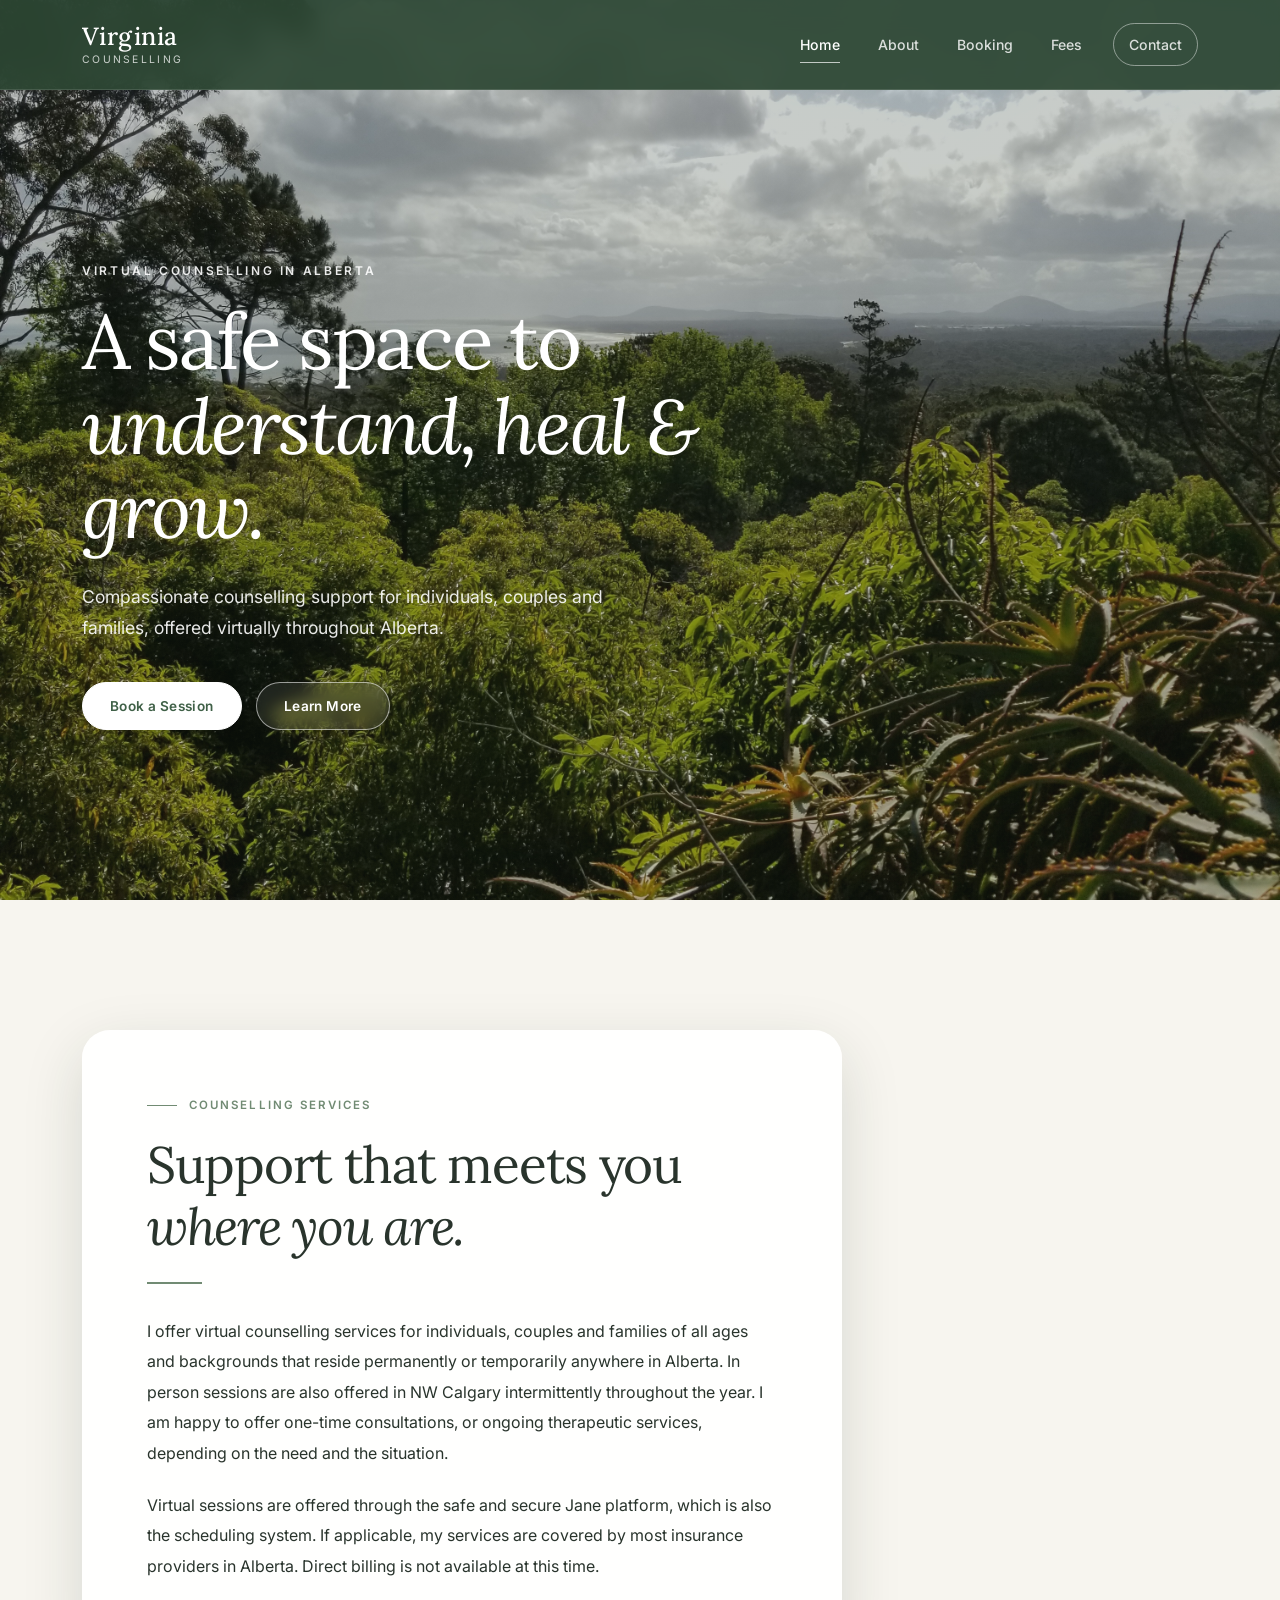
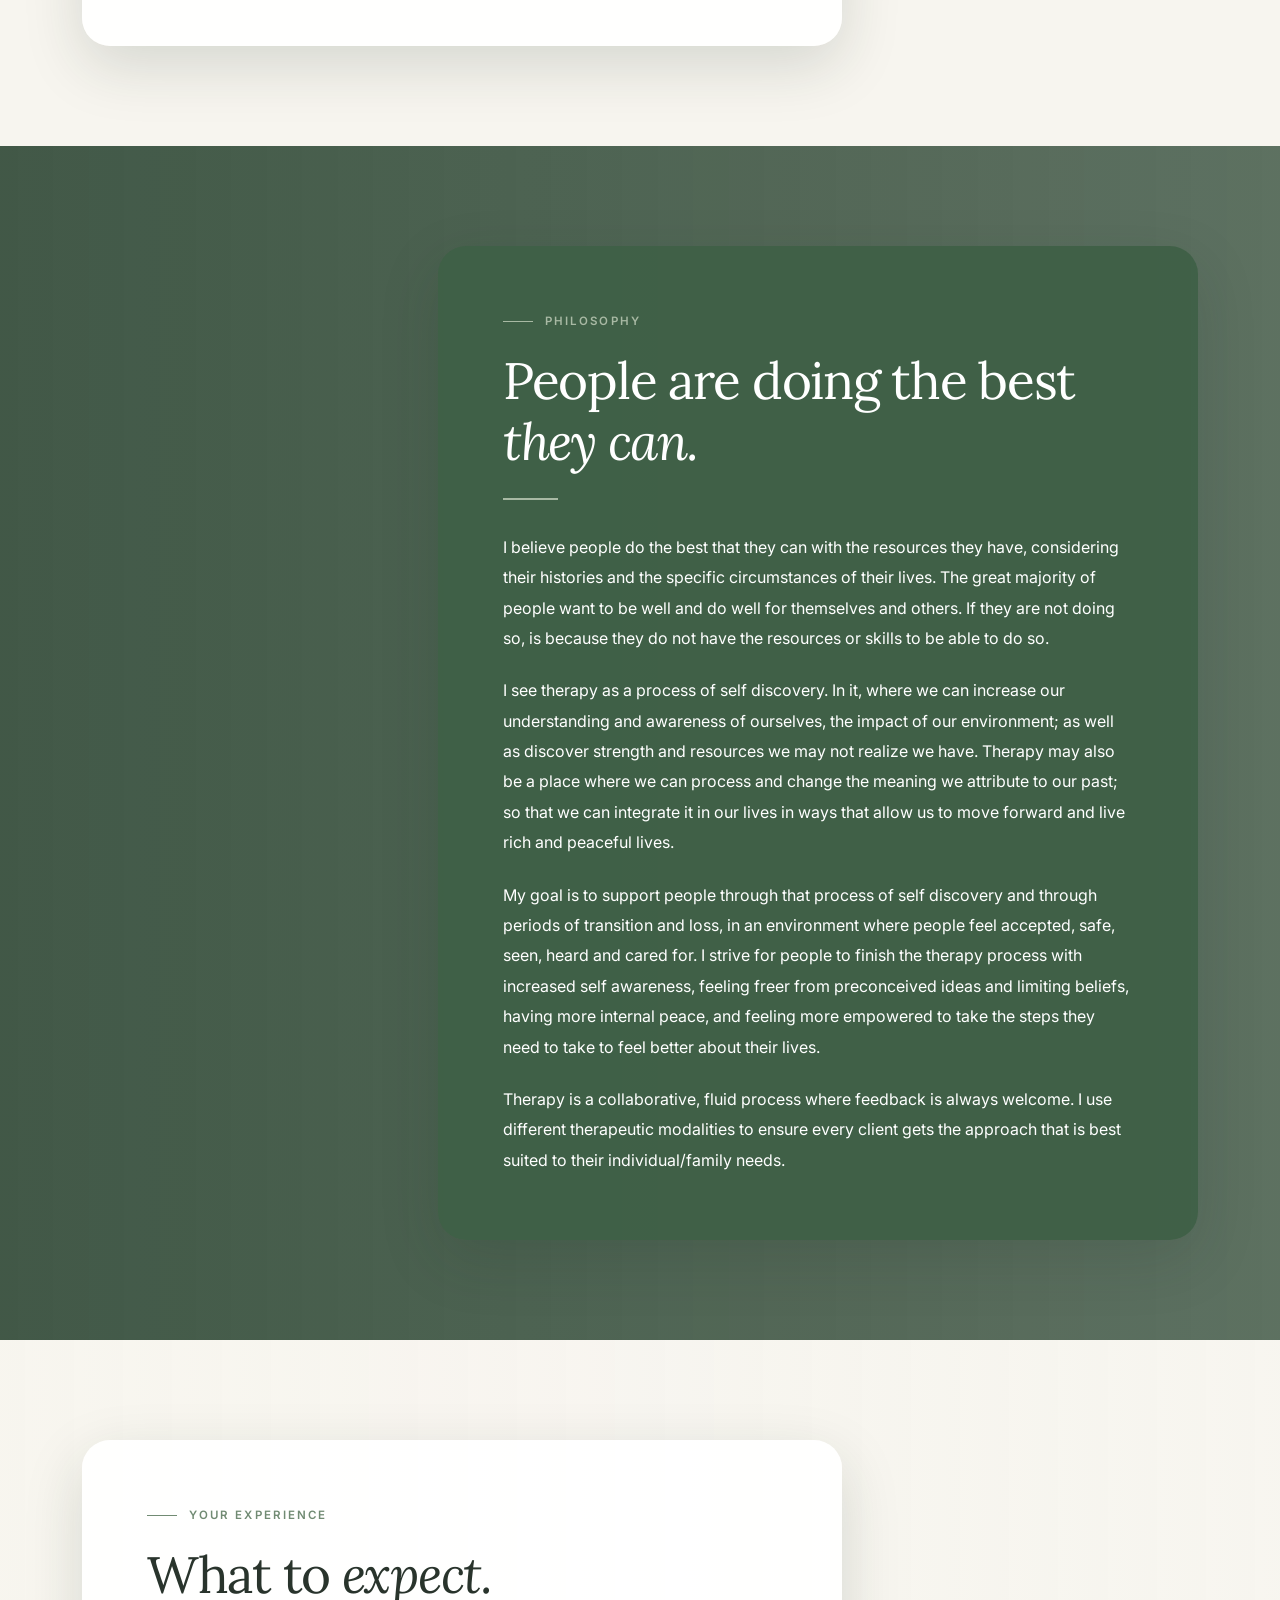
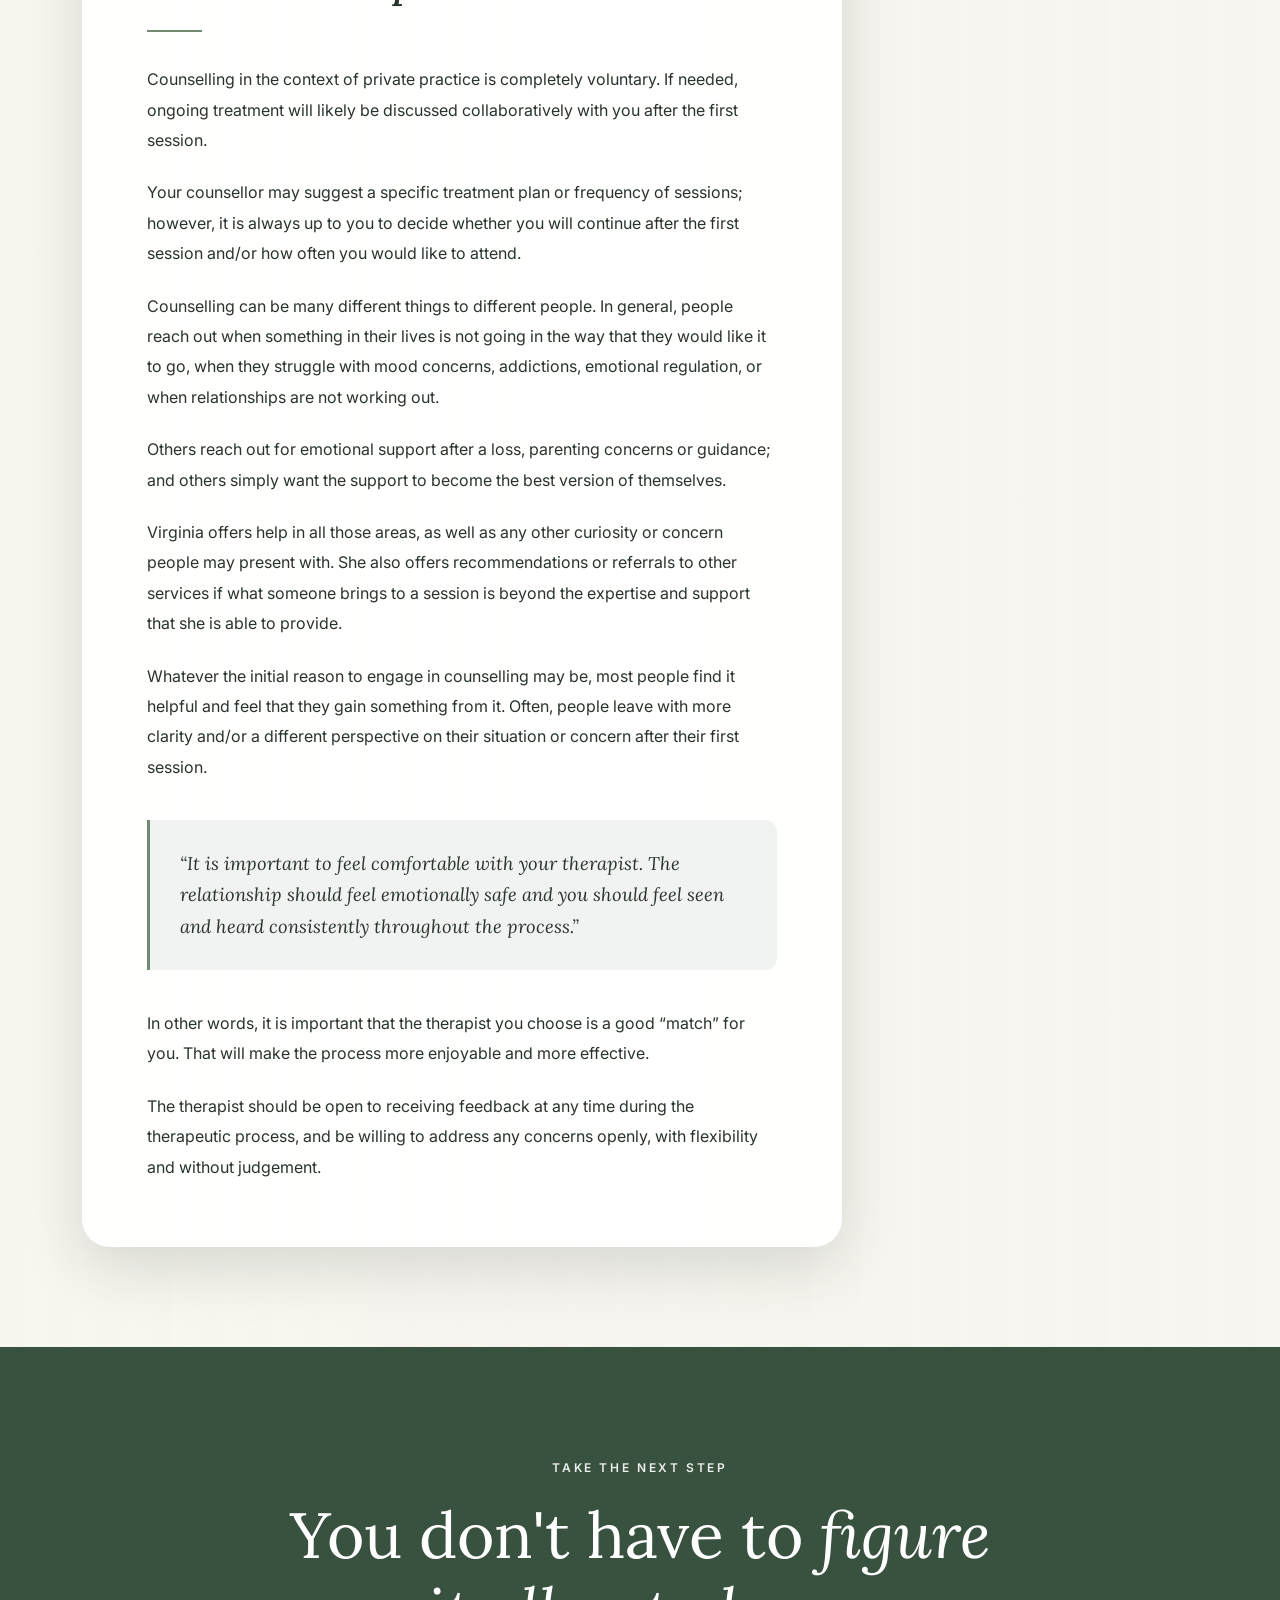
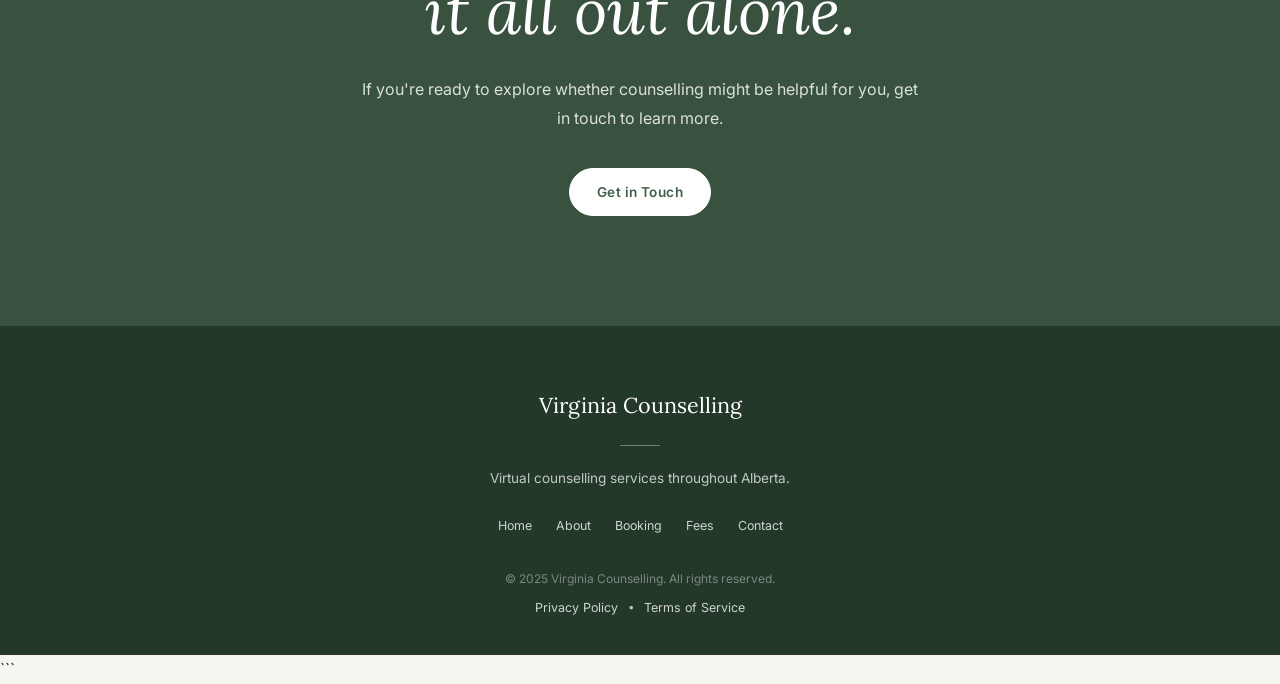
<file: index.html>
<!DOCTYPE html>
<html lang="en">
<head>
  <meta charset="UTF-8">
  <meta name="viewport" content="width=device-width, initial-scale=1.0">

  <title>Virginia Counselling | Virtual Counselling in Alberta</title>

  <!-- Bootstrap -->
  <link
    href="https://cdn.jsdelivr.net/npm/bootstrap@5.3.3/dist/css/bootstrap.min.css"
    rel="stylesheet"
  >

  <!-- Google Fonts -->
  <link
    href="https://fonts.googleapis.com/css2?family=Inter:wght@400;500;600&family=Lora:wght@400;500;600&display=swap"
    rel="stylesheet"
  >

  <!-- Custom CSS -->
  <link rel="stylesheet" href="style.css">
</head>

<body class="home-page">

  <!-- =========================
       NAVIGATION
  ========================== -->
  <nav class="navbar navbar-expand-lg custom-navbar">
    <div class="container">

      <a class="navbar-brand" href="index.html">
        <span class="brand-name">Virginia</span>
        <span class="brand-subtitle">Counselling</span>
      </a>

      <button
        class="navbar-toggler"
        type="button"
        data-bs-toggle="collapse"
        data-bs-target="#navbarNav"
        aria-controls="navbarNav"
        aria-expanded="false"
        aria-label="Toggle navigation"
      >
        <span class="navbar-toggler-icon"></span>
      </button>

      <div class="collapse navbar-collapse" id="navbarNav">

        <ul class="navbar-nav ms-auto align-items-lg-center">

          <li class="nav-item">
            <a class="nav-link active" href="index.html">Home</a>
          </li>

          <li class="nav-item">
            <a class="nav-link" href="about.html">About</a>
          </li>

          <li class="nav-item">
            <a class="nav-link" href="#">Booking</a>
          </li>

          <li class="nav-item">
            <a class="nav-link" href="fees.html">Fees</a>
          </li>

          <li class="nav-item">
            <a class="nav-link nav-contact" href="contact.html">
              Contact
            </a>
          </li>

        </ul>

      </div>
    </div>
  </nav>


  <!-- =========================
       HERO
  ========================== -->
  <header class="hero-section">

    <div class="container">

      <div class="hero-content">

        <p class="eyebrow">Virtual Counselling in Alberta</p>

        <h1>
          A safe space to
          <em>understand, heal & grow.</em>
        </h1>

        <p class="hero-description">
          Compassionate counselling support for individuals, couples and
          families, offered virtually throughout Alberta.
        </p>

        <div class="hero-actions">
          <a href="#" class="btn btn-primary-custom">
            Book a Session
          </a>

          <a href="about.html" class="btn btn-outline-custom">
            Learn More
          </a>
        </div>

      </div>

    </div>

  </header>


  <!-- =========================
       INTRODUCTION
  ========================== -->
  <section class="content-section intro-section">

    <div class="container">

      <div class="content-card content-card-light">

        <div class="section-label">
          <span></span>
          Counselling Services
        </div>

        <h2>
          Support that meets you
          <em>where you are.</em>
        </h2>

        <div class="section-divider"></div>

        <p>
          I offer virtual counselling services for individuals, couples and families of all ages
          and backgrounds that reside permanently or temporarily anywhere in Alberta. In person
          sessions are also offered in NW Calgary intermittently throughout the year. I am happy
          to offer one-time consultations, or ongoing therapeutic services, depending on the need
          and the situation.
        </p>

        <p>
          Virtual sessions are offered through the safe and secure Jane platform, which is
          also the scheduling system. If applicable, my services are covered by most insurance
          providers in Alberta. Direct billing is not available at this time.
        </p>

      </div>

    </div>

  </section>


  <!-- =========================
       PHILOSOPHY
  ========================== -->
  <section class="content-section philosophy-section">

    <div class="container">

      <div class="content-card content-card-green">

        <div class="section-label light-label">
          <span></span>
          Philosophy
        </div>

        <h2>
          People are doing the best
          <em>they can.</em>
        </h2>

        <div class="section-divider divider-light"></div>

        <p>
          I believe people do the best that they can with the resources they have,
          considering their histories and the specific circumstances of their lives. The great
          majority of people want to be well and do well for themselves and others. If they are not
          doing so, is because they do not have the resources or skills to be able to do so.
        </p>

        <p>
          I see therapy as a process of self discovery. In it, where we can increase our
          understanding and awareness of ourselves, the impact of our environment; as well as
          discover strength and resources we may not realize we have. Therapy may also be a
          place where we can process and change the meaning we attribute to our past; so that
          we can integrate it in our lives in ways that allow us to move forward and live rich and
          peaceful lives.
        </p>

        <p>
          My goal is to support people through that process of self discovery and through
          periods of transition and loss, in an environment where people feel accepted, safe,
          seen, heard and cared for. I strive for people to finish the therapy process with
          increased self awareness, feeling freer from preconceived ideas and limiting beliefs,
          having more internal peace, and feeling more empowered to take the steps they need to
          take to feel better about their lives.
        </p>

        <p>
          Therapy is a collaborative, fluid process where feedback is always welcome. I
          use different therapeutic modalities to ensure every client gets the approach that is best
          suited to their individual/family needs.
        </p>

      </div>

    </div>

  </section>


  <!-- =========================
       WHAT TO EXPECT
  ========================== -->
  <section class="content-section expectation-section">

    <div class="container">

      <div class="content-card content-card-light">

        <div class="section-label">
          <span></span>
          Your Experience
        </div>

        <h2>
          What to
          <em>expect.</em>
        </h2>

        <div class="section-divider"></div>

        <p>
          Counselling in the context of private practice is completely
          voluntary. If needed, ongoing treatment will likely be
          discussed collaboratively with you after the first session.
        </p>

        <p>
          Your counsellor may suggest a specific treatment plan or
          frequency of sessions; however, it is always up to you to
          decide whether you will continue after the first session
          and/or how often you would like to attend.
        </p>

        <p>
          Counselling can be many different things to different people.
          In general, people reach out when something in their lives is
          not going in the way that they would like it to go, when they
          struggle with mood concerns, addictions, emotional
          regulation, or when relationships are not working out.
        </p>

        <p>
          Others reach out for emotional support after a loss,
          parenting concerns or guidance; and others simply want the
          support to become the best version of themselves.
        </p>

        <p>
          Virginia offers help in all those areas, as well as any other
          curiosity or concern people may present with. She also offers
          recommendations or referrals to other services if what someone
          brings to a session is beyond the expertise and support that
          she is able to provide.
        </p>

        <p>
          Whatever the initial reason to engage in counselling may be,
          most people find it helpful and feel that they gain something
          from it. Often, people leave with more clarity and/or a
          different perspective on their situation or concern after
          their first session.
        </p>

        <div class="highlight-box">
          <p>
            “It is important to feel comfortable with your therapist.
            The relationship should feel emotionally safe and you
            should feel seen and heard consistently throughout the
            process.”
          </p>
        </div>

        <p>
          In other words, it is important that the therapist you choose
          is a good “match” for you. That will make the process more
          enjoyable and more effective.
        </p>

        <p>
          The therapist should be open to receiving feedback at any
          time during the therapeutic process, and be willing to address
          any concerns openly, with flexibility and without judgement.
        </p>

      </div>

    </div>

  </section>


  <!-- =========================
       CALL TO ACTION
  ========================== -->
  <section class="cta-section">

    <div class="container">

      <div class="cta-content">

        <p class="eyebrow">Take the next step</p>

        <h2>
          You don't have to
          <em>figure it all out alone.</em>
        </h2>

        <p>
          If you're ready to explore whether counselling might be
          helpful for you, get in touch to learn more.
        </p>

        <a href="contact.html" class="btn btn-light-custom">
          Get in Touch
        </a>

      </div>

    </div>

  </section>


  <!-- =========================
       FOOTER
  ========================== -->
  <footer class="custom-footer">

    <div class="container">

      <div class="footer-brand">
        <span>Virginia Counselling</span>
      </div>

      <div class="footer-divider"></div>

      <p>
        Virtual counselling services throughout Alberta.
      </p>

      <div class="footer-links">
        <a href="index.html">Home</a>
        <a href="about.html">About</a>
        <a href="#">Booking</a>
        <a href="fees.html">Fees</a>
        <a href="contact.html">Contact</a>
      </div>

      <p class="copyright">
        &copy; 2025 Virginia Counselling. All rights reserved.
      </p>

      <div class="legal-links">
        <a href="#">Privacy Policy</a>
        <span>•</span>
        <a href="#">Terms of Service</a>
      </div>

    </div>

  </footer>


  <!-- Bootstrap JS -->
  <script
    src="https://cdn.jsdelivr.net/npm/bootstrap@5.3.3/dist/js/bootstrap.bundle.min.js">
  </script>

  <!-- Custom JS -->
  <script src="script.js"></script>

</body>
</html>
```
</file>
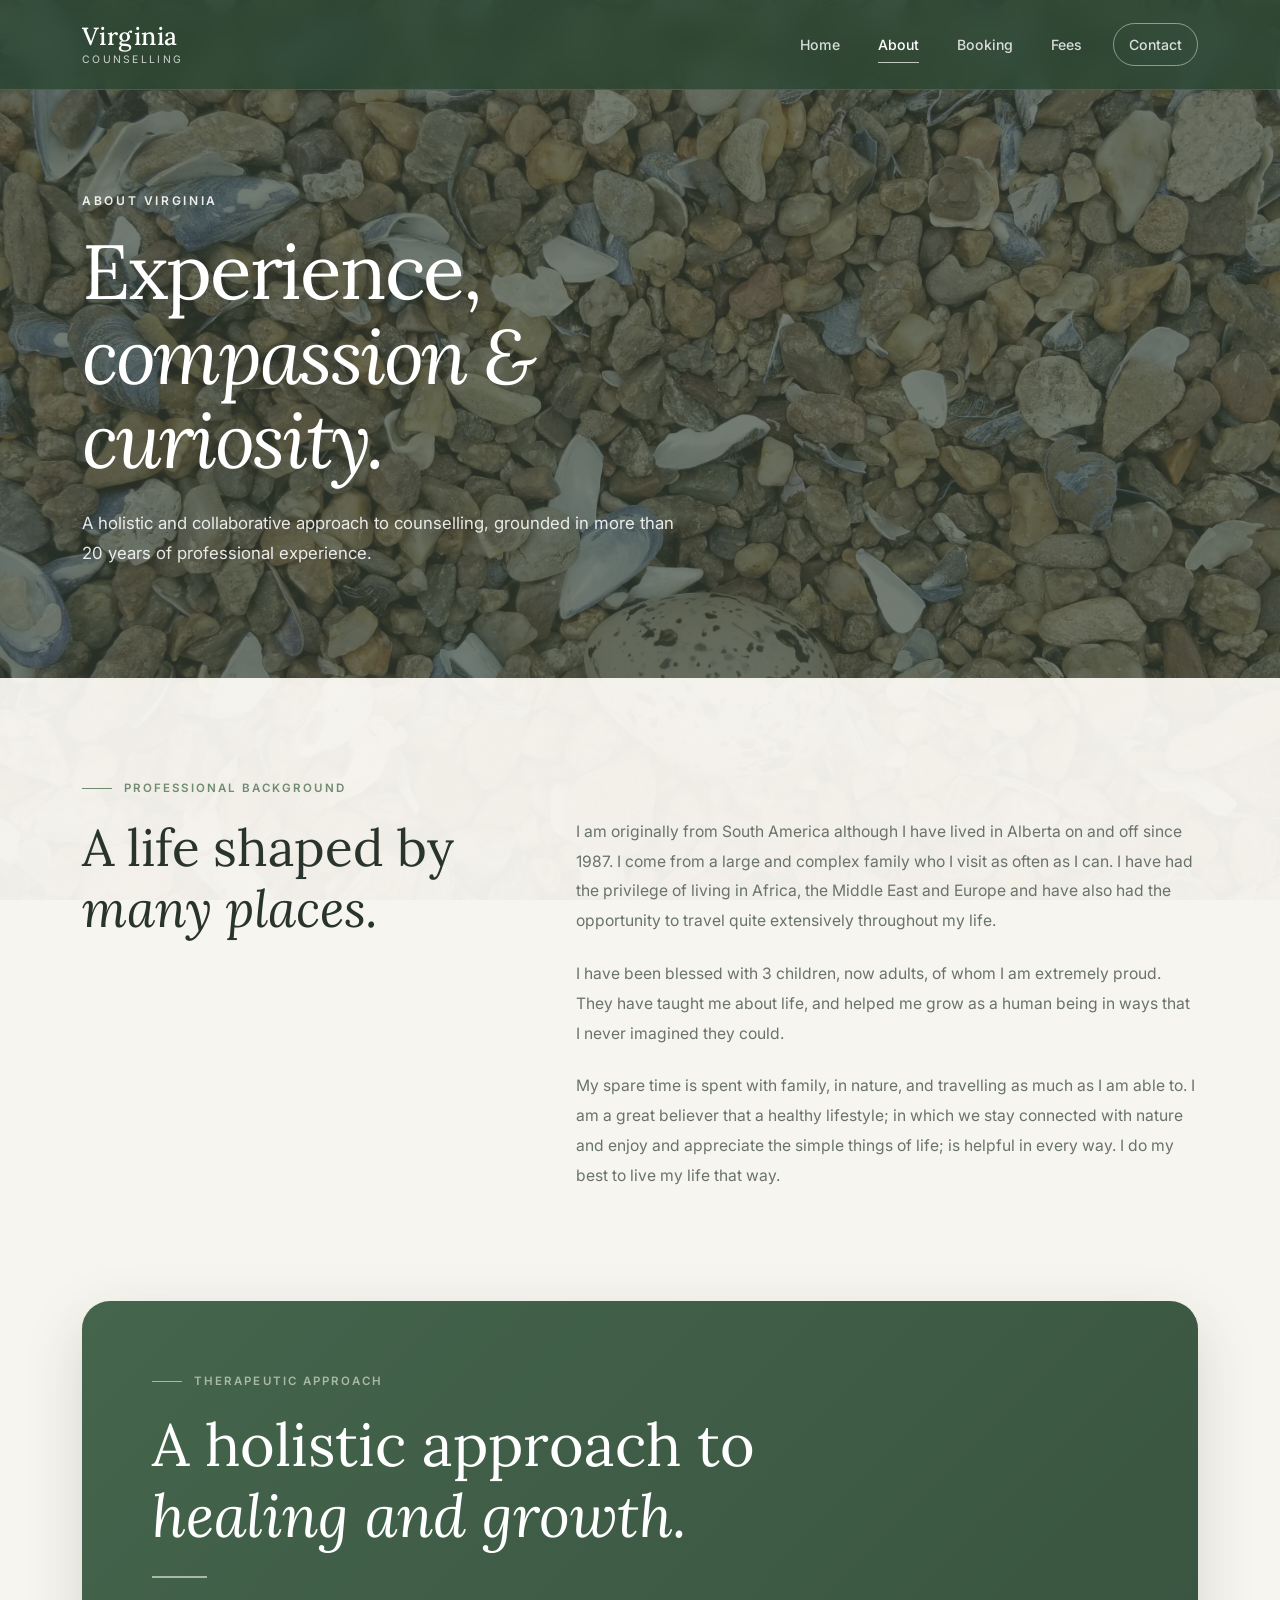
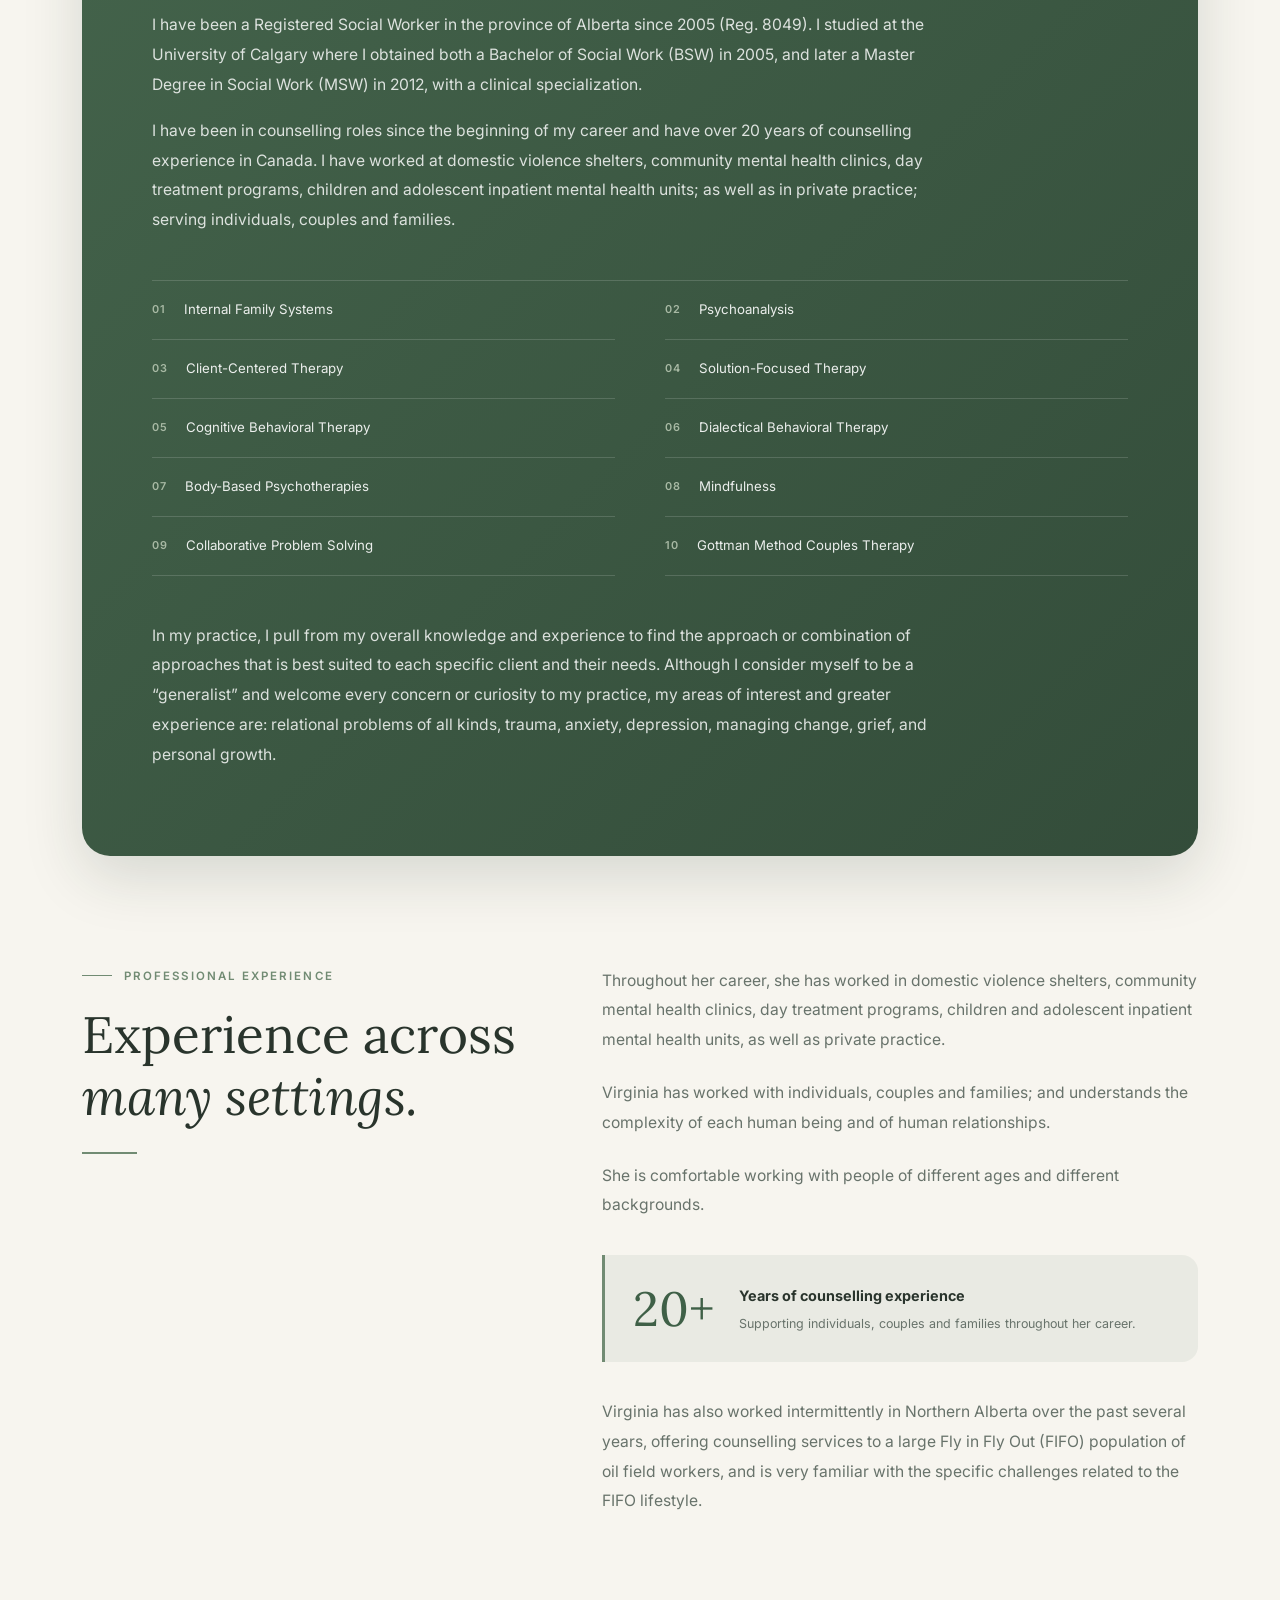
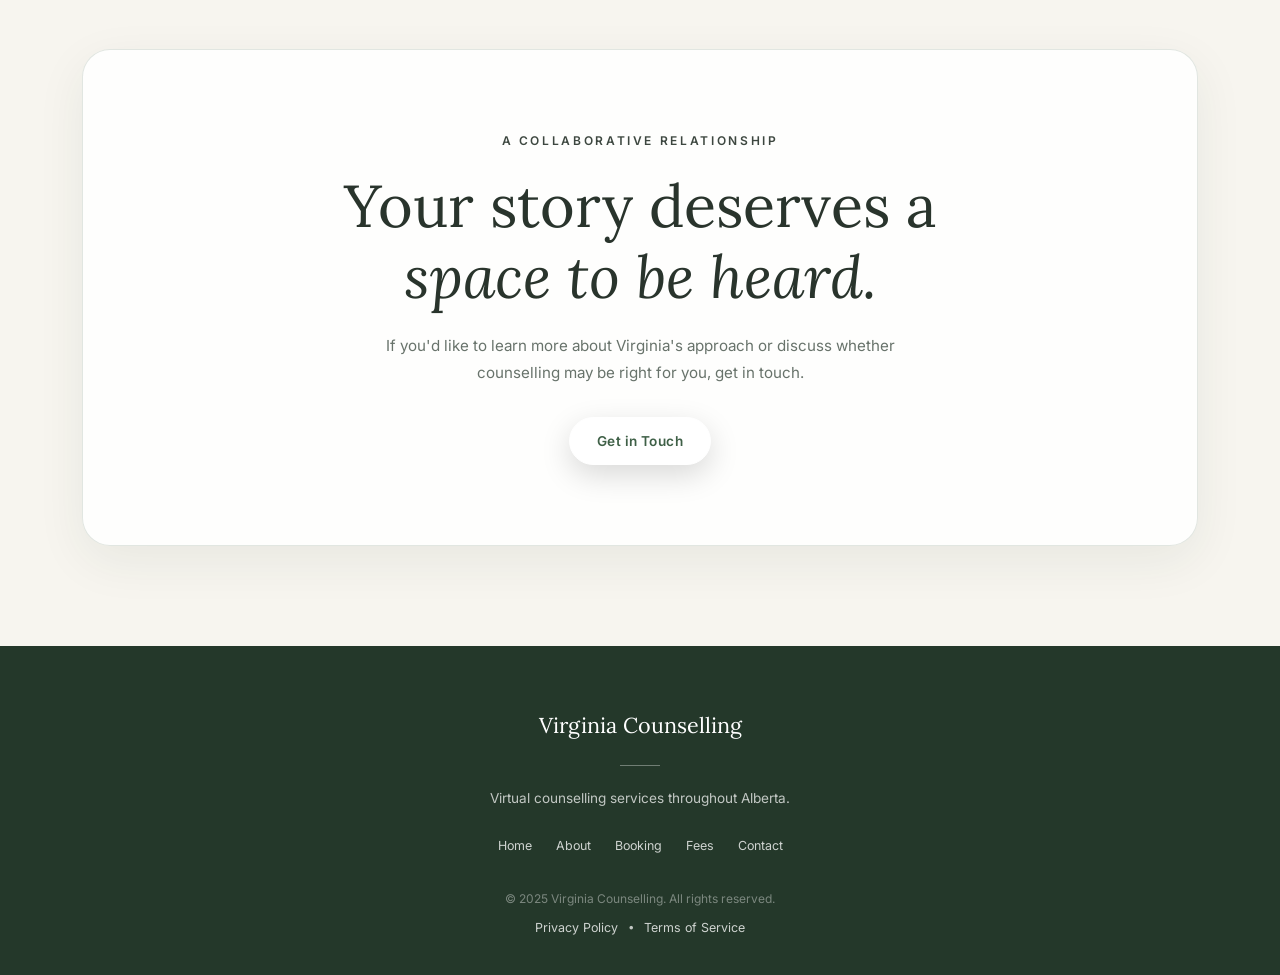
<file: about.html>
<!DOCTYPE html>
<html lang="en">

<head>
  <meta charset="UTF-8">
  <meta name="viewport" content="width=device-width, initial-scale=1.0">

  <title>About Virginia | Virginia Counselling</title>

  <!-- Bootstrap -->
  <link
    href="https://cdn.jsdelivr.net/npm/bootstrap@5.3.3/dist/css/bootstrap.min.css"
    rel="stylesheet"
  >

  <!-- Google Fonts -->
  <link
    href="https://fonts.googleapis.com/css2?family=Inter:wght@400;500;600&family=Lora:wght@400;500;600&display=swap"
    rel="stylesheet"
  >

  <!-- Custom CSS -->
  <link rel="stylesheet" href="style.css">
</head>


<body class="about-page">


  <!-- =====================================================
       NAVIGATION
  ====================================================== -->

  <nav class="navbar navbar-expand-lg custom-navbar">

    <div class="container">

      <a class="navbar-brand" href="index.html">

        <span class="brand-name">
          Virginia
        </span>

        <span class="brand-subtitle">
          Counselling
        </span>

      </a>


      <button
        class="navbar-toggler"
        type="button"
        data-bs-toggle="collapse"
        data-bs-target="#navbarNav"
        aria-controls="navbarNav"
        aria-expanded="false"
        aria-label="Toggle navigation"
      >
        <span class="navbar-toggler-icon"></span>
      </button>


      <div class="collapse navbar-collapse" id="navbarNav">

        <ul class="navbar-nav ms-auto align-items-lg-center">

          <li class="nav-item">
            <a class="nav-link" href="index.html">
              Home
            </a>
          </li>

          <li class="nav-item">
            <a class="nav-link active" href="about.html">
              About
            </a>
          </li>

          <li class="nav-item">
            <a class="nav-link" href="#">
              Booking
            </a>
          </li>

          <li class="nav-item">
            <a class="nav-link" href="fees.html">
              Fees
            </a>
          </li>

          <li class="nav-item">
            <a class="nav-link nav-contact" href="contact.html">
              Contact
            </a>
          </li>

        </ul>

      </div>

    </div>

  </nav>



  <!-- =====================================================
       ABOUT HERO
  ====================================================== -->

  <header class="about-hero">

    <div class="container">

      <div class="about-hero-content">

        <p class="eyebrow">
          About Virginia
        </p>

        <h1>
          Experience,
          <em>compassion & curiosity.</em>
        </h1>

        <p>
          A holistic and collaborative approach to counselling,
          grounded in more than 20 years of professional experience.
        </p>

      </div>

    </div>

  </header>



  <!-- =====================================================
       PROFESSIONAL BACKGROUND
  ====================================================== -->

  <main class="about-main">

    <div class="container">


      <!-- INTRODUCTION -->

      <section class="about-section about-profile">

        <div class="about-section-label">

          <div class="section-label">
            <span></span>
            Professional Background
          </div>

        </div>


        <div class="about-profile-grid">

          <div class="about-profile-heading">

            <h2>
              A life shaped by
              <em>many places.</em>
            </h2>

          </div>


          <div class="about-profile-content">

            <p>
              I am originally from South America although I have lived in Alberta on and off
              since 1987. I come from a large and complex family who I visit as often as I can. I have
              had the privilege of living in Africa, the Middle East and Europe and have also had the
              opportunity to travel quite extensively throughout my life.
            </p>

            <p>
              I have been blessed with 3 children, now adults, of whom I am extremely proud.
              They have taught me about life, and helped me grow as a human being in ways that I
              never imagined they could.
            </p>

            <p>
              My spare time is spent with family, in nature, and travelling as much as I am able
              to. I am a great believer that a healthy lifestyle; in which we stay connected with nature
              and enjoy and appreciate the simple things of life; is helpful in every way. I do my best
              to live my life that way.
            </p>

          </div>

        </div>

      </section>



      <!-- =================================================
           APPROACH
      ================================================== -->

      <section class="about-section approach-section">

        <div class="approach-card">

          <div class="section-label light-label">
            <span></span>
            Therapeutic Approach
          </div>

          <h2>
            A holistic approach to
            <em>healing and growth.</em>
          </h2>

          <div class="section-divider divider-light"></div>


          <p>
            I have been a Registered Social Worker in the province of Alberta since 2005
            (Reg. 8049). I studied at the University of Calgary where I obtained both a Bachelor of
            Social Work (BSW) in 2005, and later a Master Degree in Social Work (MSW) in 2012,
            with a clinical specialization.
          </p>

          <p>
            I have been in counselling roles since the beginning of my career and have over
            20 years of counselling experience in Canada. I have worked at domestic violence
            shelters, community mental health clinics, day treatment programs, children and
            adolescent inpatient mental health units; as well as in private practice; serving
            individuals, couples and families.
          </p>


          <!-- Therapy approaches -->

          <div class="approach-list">

            <div class="approach-item">
              <span>01</span>
              <p>Internal Family Systems</p>
            </div>

            <div class="approach-item">
              <span>02</span>
              <p>Psychoanalysis</p>
            </div>

            <div class="approach-item">
              <span>03</span>
              <p>Client-Centered Therapy</p>
            </div>

            <div class="approach-item">
              <span>04</span>
              <p>Solution-Focused Therapy</p>
            </div>

            <div class="approach-item">
              <span>05</span>
              <p>Cognitive Behavioral Therapy</p>
            </div>

            <div class="approach-item">
              <span>06</span>
              <p>Dialectical Behavioral Therapy</p>
            </div>

            <div class="approach-item">
              <span>07</span>
              <p>Body-Based Psychotherapies</p>
            </div>

            <div class="approach-item">
              <span>08</span>
              <p>Mindfulness</p>
            </div>

            <div class="approach-item">
              <span>09</span>
              <p>Collaborative Problem Solving</p>
            </div>

            <div class="approach-item">
              <span>10</span>
              <p>Gottman Method Couples Therapy</p>
            </div>

          </div>


          <p class="approach-conclusion">
            In my practice, I pull from my overall knowledge and
            experience to find the approach or combination of approaches that is best suited to
            each specific client and their needs. Although I consider myself to be a “generalist” and
            welcome every concern or curiosity to my practice, my areas of interest and greater
            experience are: relational problems of all kinds, trauma, anxiety, depression, managing
            change, grief, and personal growth.
          </p>

        </div>

      </section>



      <!-- =================================================
           EXPERIENCE
      ================================================== -->

      <section class="about-section experience-section">

        <div class="experience-grid">


          <div class="experience-heading">

            <div class="section-label">
              <span></span>
              Professional Experience
            </div>

            <h2>
              Experience across
              <em>many settings.</em>
            </h2>

            <div class="section-divider"></div>

          </div>


          <div class="experience-content">

            <p>
              Throughout her career, she has worked in domestic
              violence shelters, community mental health clinics,
              day treatment programs, children and adolescent
              inpatient mental health units, as well as private
              practice.
            </p>

            <p>
              Virginia has worked with individuals, couples and
              families; and understands the complexity of each
              human being and of human relationships.
            </p>

            <p>
              She is comfortable working with people of different
              ages and different backgrounds.
            </p>

            <div class="experience-highlight">

              <span class="highlight-number">
                20+
              </span>

              <div>
                <strong>
                  Years of counselling experience
                </strong>

                <p>
                  Supporting individuals, couples and families
                  throughout her career.
                </p>
              </div>

            </div>

            <p>
              Virginia has also worked intermittently in Northern
              Alberta over the past several years, offering
              counselling services to a large Fly in Fly Out (FIFO)
              population of oil field workers, and is very familiar
              with the specific challenges related to the FIFO
              lifestyle.
            </p>

          </div>

        </div>

      </section>



      <!-- =================================================
           CTA
      ================================================== -->

      <section class="about-cta">

        <div class="about-cta-content">

          <p class="eyebrow">
            A collaborative relationship
          </p>

          <h2>
            Your story deserves a
            <em>space to be heard.</em>
          </h2>

          <p>
            If you'd like to learn more about Virginia's approach
            or discuss whether counselling may be right for you,
            get in touch.
          </p>

          <a
            href="contact.html"
            class="btn btn-primary-custom"
          >
            Get in Touch
          </a>

        </div>

      </section>


    </div>

  </main>



  <!-- =====================================================
       FOOTER
  ====================================================== -->

  <footer class="custom-footer">

    <div class="container">

      <div class="footer-brand">
        <span>
          Virginia Counselling
        </span>
      </div>

      <div class="footer-divider"></div>

      <p>
        Virtual counselling services throughout Alberta.
      </p>

      <div class="footer-links">

        <a href="index.html">Home</a>
        <a href="about.html">About</a>
        <a href="#">Booking</a>
        <a href="fees.html">Fees</a>
        <a href="contact.html">Contact</a>

      </div>

      <p class="copyright">
        &copy; 2025 Virginia Counselling. All rights reserved.
      </p>

      <div class="legal-links">

        <a href="#">
          Privacy Policy
        </a>

        <span>•</span>

        <a href="#">
          Terms of Service
        </a>

      </div>

    </div>

  </footer>



  <!-- Bootstrap -->
  <script
    src="https://cdn.jsdelivr.net/npm/bootstrap@5.3.3/dist/js/bootstrap.bundle.min.js">
  </script>

  <!-- Custom JS -->
  <script src="script.js"></script>

</body>
</html>
</file>
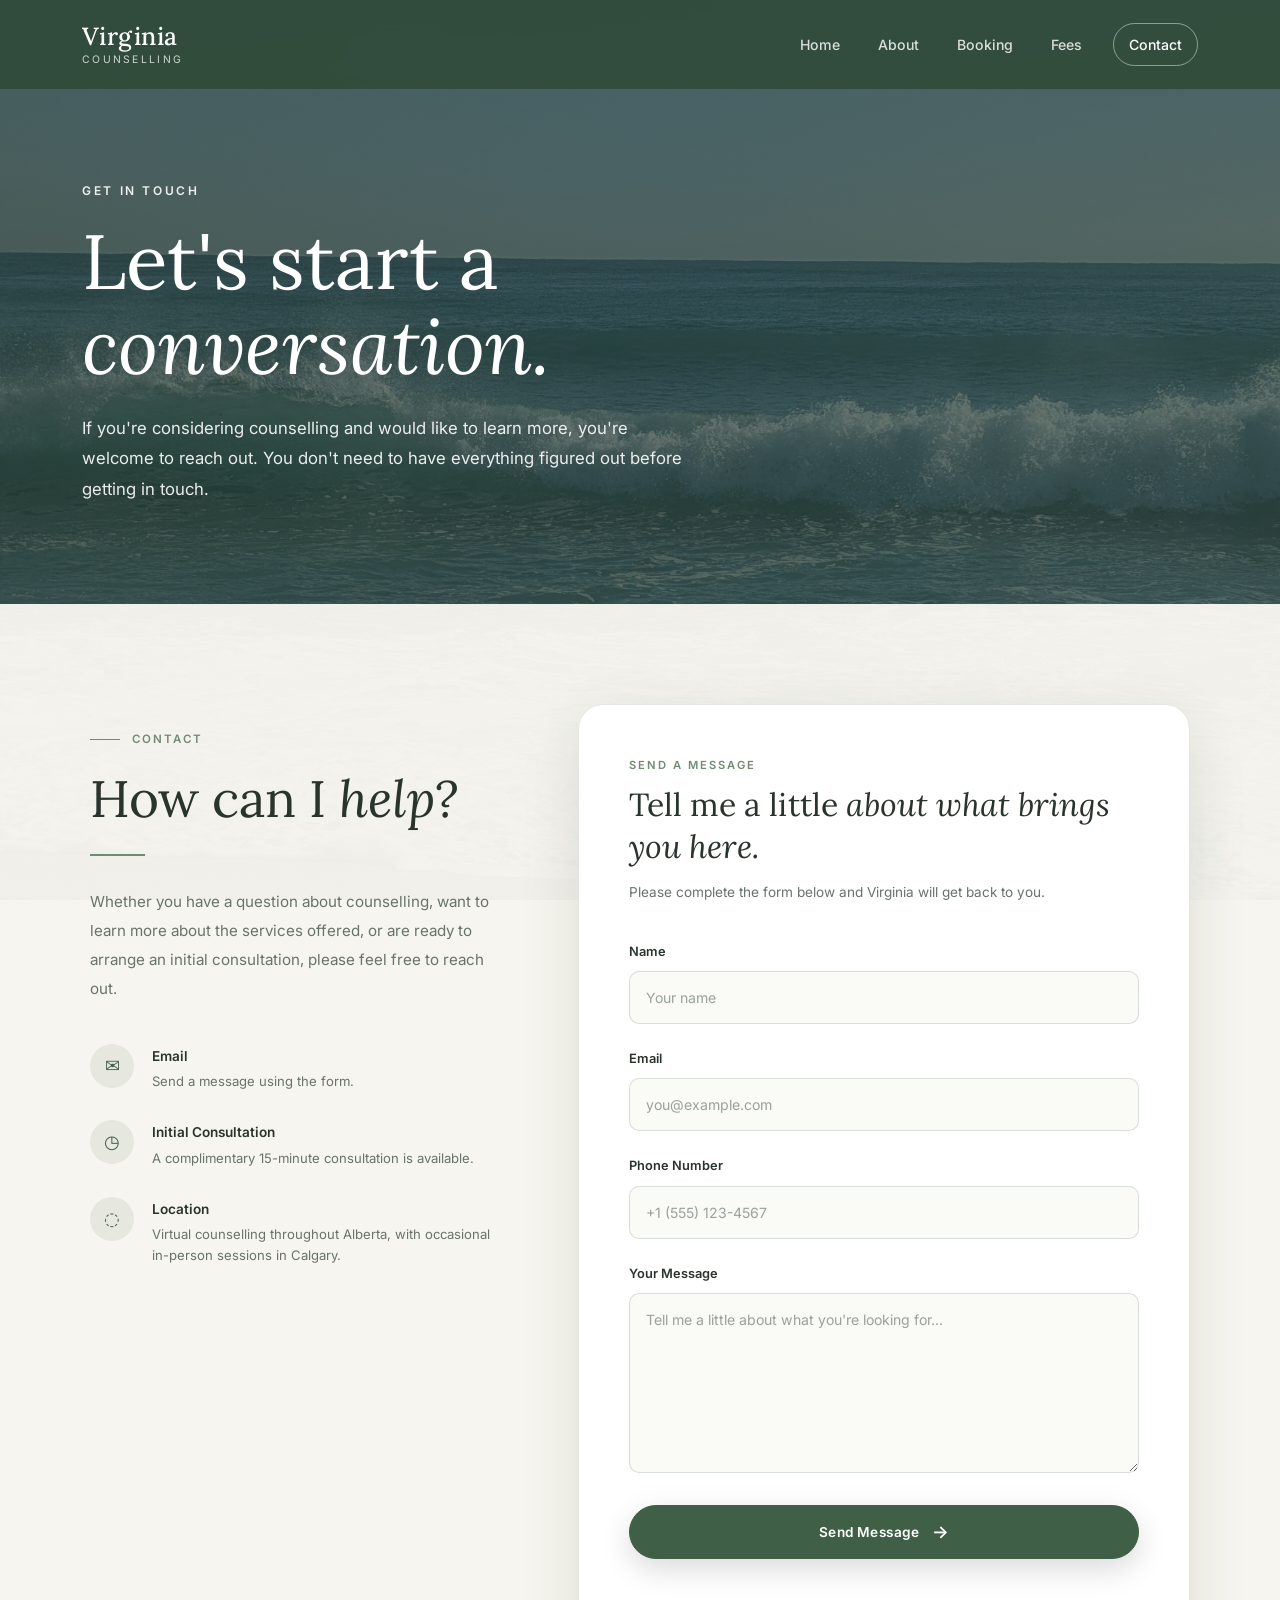
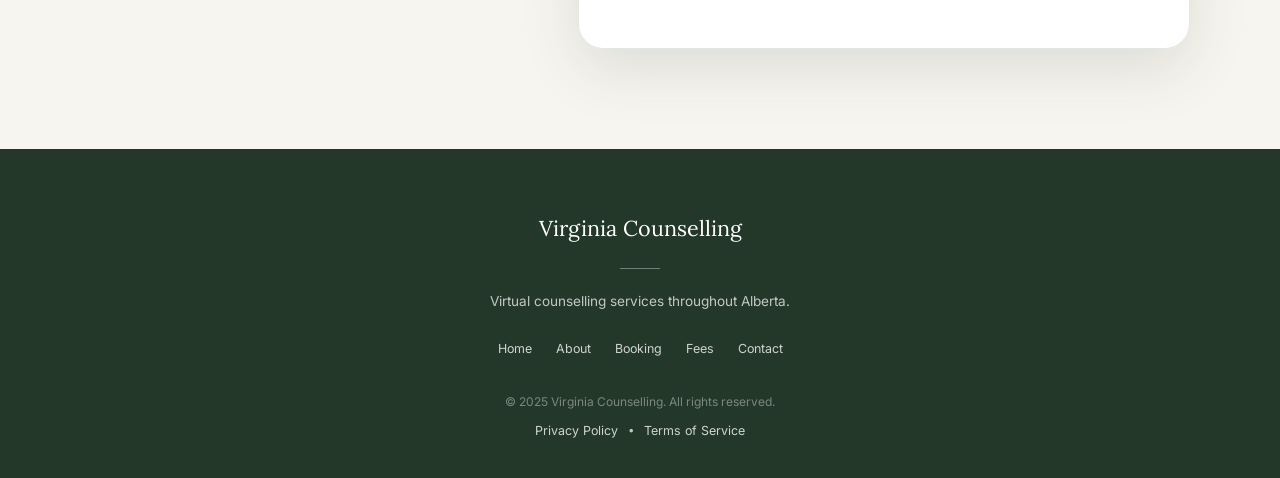
<file: contact.html>
<!DOCTYPE html>
<html lang="en">

<head>
  <meta charset="UTF-8">
  <meta name="viewport" content="width=device-width, initial-scale=1.0">

  <title>Contact | Virginia Counselling</title>

  <!-- Bootstrap -->
  <link
    href="https://cdn.jsdelivr.net/npm/bootstrap@5.3.3/dist/css/bootstrap.min.css"
    rel="stylesheet"
  >

  <!-- Google Fonts -->
  <link
    href="https://fonts.googleapis.com/css2?family=Inter:wght@400;500;600&family=Lora:wght@400;500;600&display=swap"
    rel="stylesheet"
  >

  <!-- Custom CSS -->
  <link rel="stylesheet" href="style.css">
</head>


<body class="contact-page">


  <!-- =====================================================
       NAVIGATION
  ====================================================== -->

  <nav class="navbar navbar-expand-lg custom-navbar">

    <div class="container">

      <a class="navbar-brand" href="index.html">

        <span class="brand-name">
          Virginia
        </span>

        <span class="brand-subtitle">
          Counselling
        </span>

      </a>


      <button
        class="navbar-toggler"
        type="button"
        data-bs-toggle="collapse"
        data-bs-target="#navbarNav"
        aria-controls="navbarNav"
        aria-expanded="false"
        aria-label="Toggle navigation"
      >
        <span class="navbar-toggler-icon"></span>
      </button>


      <div class="collapse navbar-collapse" id="navbarNav">

        <ul class="navbar-nav ms-auto align-items-lg-center">

          <li class="nav-item">
            <a class="nav-link" href="index.html">
              Home
            </a>
          </li>

          <li class="nav-item">
            <a class="nav-link" href="about.html">
              About
            </a>
          </li>

          <li class="nav-item">
            <a class="nav-link" href="#">
              Booking
            </a>
          </li>

          <li class="nav-item">
            <a class="nav-link" href="fees.html">
              Fees
            </a>
          </li>

          <li class="nav-item">
            <a class="nav-link nav-contact active" href="contact.html">
              Contact
            </a>
          </li>

        </ul>

      </div>

    </div>

  </nav>



  <!-- =====================================================
       CONTACT HERO
  ====================================================== -->

  <header class="contact-hero">

    <div class="container">

      <div class="contact-hero-content">

        <p class="eyebrow">
          Get in Touch
        </p>

        <h1>
          Let's start a
          <em>conversation.</em>
        </h1>

        <p>
          If you're considering counselling and would like to learn
          more, you're welcome to reach out. You don't need to have
          everything figured out before getting in touch.
        </p>

      </div>

    </div>

  </header>



  <!-- =====================================================
       CONTACT SECTION
  ====================================================== -->

  <main class="contact-main">

    <div class="container">

      <div class="contact-layout">


        <!-- =================================================
             CONTACT INFORMATION
        ================================================== -->

        <aside class="contact-information">

          <div class="section-label">
            <span></span>
            Contact
          </div>

          <h2>
            How can I
            <em>help?</em>
          </h2>

          <div class="section-divider"></div>

          <p>
            Whether you have a question about counselling, want to
            learn more about the services offered, or are ready to
            arrange an initial consultation, please feel free to
            reach out.
          </p>


          <div class="contact-details">

            <div class="contact-detail">

              <div class="contact-icon">
                ✉
              </div>

              <div>
                <span>
                  Email
                </span>

                <p>
                  Send a message using the form.
                </p>
              </div>

            </div>


            <div class="contact-detail">

              <div class="contact-icon">
                ◷
              </div>

              <div>
                <span>
                  Initial Consultation
                </span>

                <p>
                  A complimentary 15-minute consultation
                  is available.
                </p>
              </div>

            </div>


            <div class="contact-detail">

              <div class="contact-icon">
                ◌
              </div>

              <div>
                <span>
                  Location
                </span>

                <p>
                  Virtual counselling throughout Alberta,
                  with occasional in-person sessions in Calgary.
                </p>
              </div>

            </div>

          </div>

        </aside>



        <!-- =================================================
             CONTACT FORM
        ================================================== -->

        <section class="contact-form-card">

          <div class="form-heading">

            <p class="form-label">
              Send a Message
            </p>

            <h2>
              Tell me a little
              <em>about what brings you here.</em>
            </h2>

            <p>
              Please complete the form below and Virginia will
              get back to you.
            </p>

          </div>


          <form
            action="https://api.web3forms.com/submit"
            method="POST"
            id="contact-form"
          >

            <!-- Web3Forms -->
            <input
              type="hidden"
              name="access_key"
              value="b06733b2-8ee7-460f-8573-ff7caec12177"
            >

            <input
              type="hidden"
              name="subject"
              value="New Submission from Virginia Counselling Website"
            >

            <input
              type="checkbox"
              name="botcheck"
              style="display:none"
            >


            <!-- Name -->

            <div class="form-field">

              <label for="name">
                Name
              </label>

              <input
                type="text"
                name="name"
                id="name"
                placeholder="Your name"
                autocomplete="name"
                required
              >

            </div>



            <!-- Email -->

            <div class="form-field">

              <label for="email">
                Email
              </label>

              <input
                type="email"
                name="email"
                id="email"
                placeholder="you@example.com"
                autocomplete="email"
                required
              >

            </div>



            <!-- Phone -->

            <div class="form-field">

              <label for="phone">
                Phone Number
              </label>

              <input
                type="tel"
                name="phone"
                id="phone"
                placeholder="+1 (555) 123-4567"
                autocomplete="tel"
                required
              >

            </div>



            <!-- Message -->

            <div class="form-field">

              <label for="message">
                Your Message
              </label>

              <textarea
                name="message"
                id="message"
                rows="6"
                placeholder="Tell me a little about what you're looking for..."
                required
              ></textarea>

            </div>



            <!-- Submit -->

            <button
              type="submit"
              class="btn btn-primary-custom form-submit"
            >
              Send Message
              <span>→</span>
            </button>


            <!-- Result -->

            <p
              id="result"
              class="form-result"
              aria-live="polite"
            ></p>

          </form>

        </section>

      </div>

    </div>

  </main>



  <!-- =====================================================
       FOOTER
  ====================================================== -->

  <footer class="custom-footer">

    <div class="container">

      <div class="footer-brand">
        <span>
          Virginia Counselling
        </span>
      </div>

      <div class="footer-divider"></div>

      <p>
        Virtual counselling services throughout Alberta.
      </p>

      <div class="footer-links">

        <a href="index.html">
          Home
        </a>

        <a href="about.html">
          About
        </a>

        <a href="#">
          Booking
        </a>

        <a href="fees.html">
          Fees
        </a>

        <a href="contact.html">
          Contact
        </a>

      </div>

      <p class="copyright">
        &copy; 2025 Virginia Counselling. All rights reserved.
      </p>

      <div class="legal-links">

        <a href="#">
          Privacy Policy
        </a>

        <span>•</span>

        <a href="#">
          Terms of Service
        </a>

      </div>

    </div>

  </footer>



  <!-- Bootstrap -->
  <script
    src="https://cdn.jsdelivr.net/npm/bootstrap@5.3.3/dist/js/bootstrap.bundle.min.js">
  </script>

  <!-- Contact Form JS -->
  <script>

    const form = document.getElementById("contact-form");
    const result = document.getElementById("result");

    form.addEventListener("submit", async function (event) {

      event.preventDefault();

      const formData = new FormData(form);

      result.textContent = "Sending message...";

      try {

        const response = await fetch(form.action, {
          method: "POST",
          body: formData,
          headers: {
            "Accept": "application/json"
          }
        });

        const data = await response.json();

        if (response.ok) {

          result.textContent =
            "Thank you. Your message has been sent successfully.";

          form.reset();

        } else {

          result.textContent =
            data.message ||
            "Something went wrong. Please try again.";

        }

      } catch (error) {

        result.textContent =
          "Unable to send your message. Please try again later.";

      }

    });

  </script>

</body>
</html>
</file>
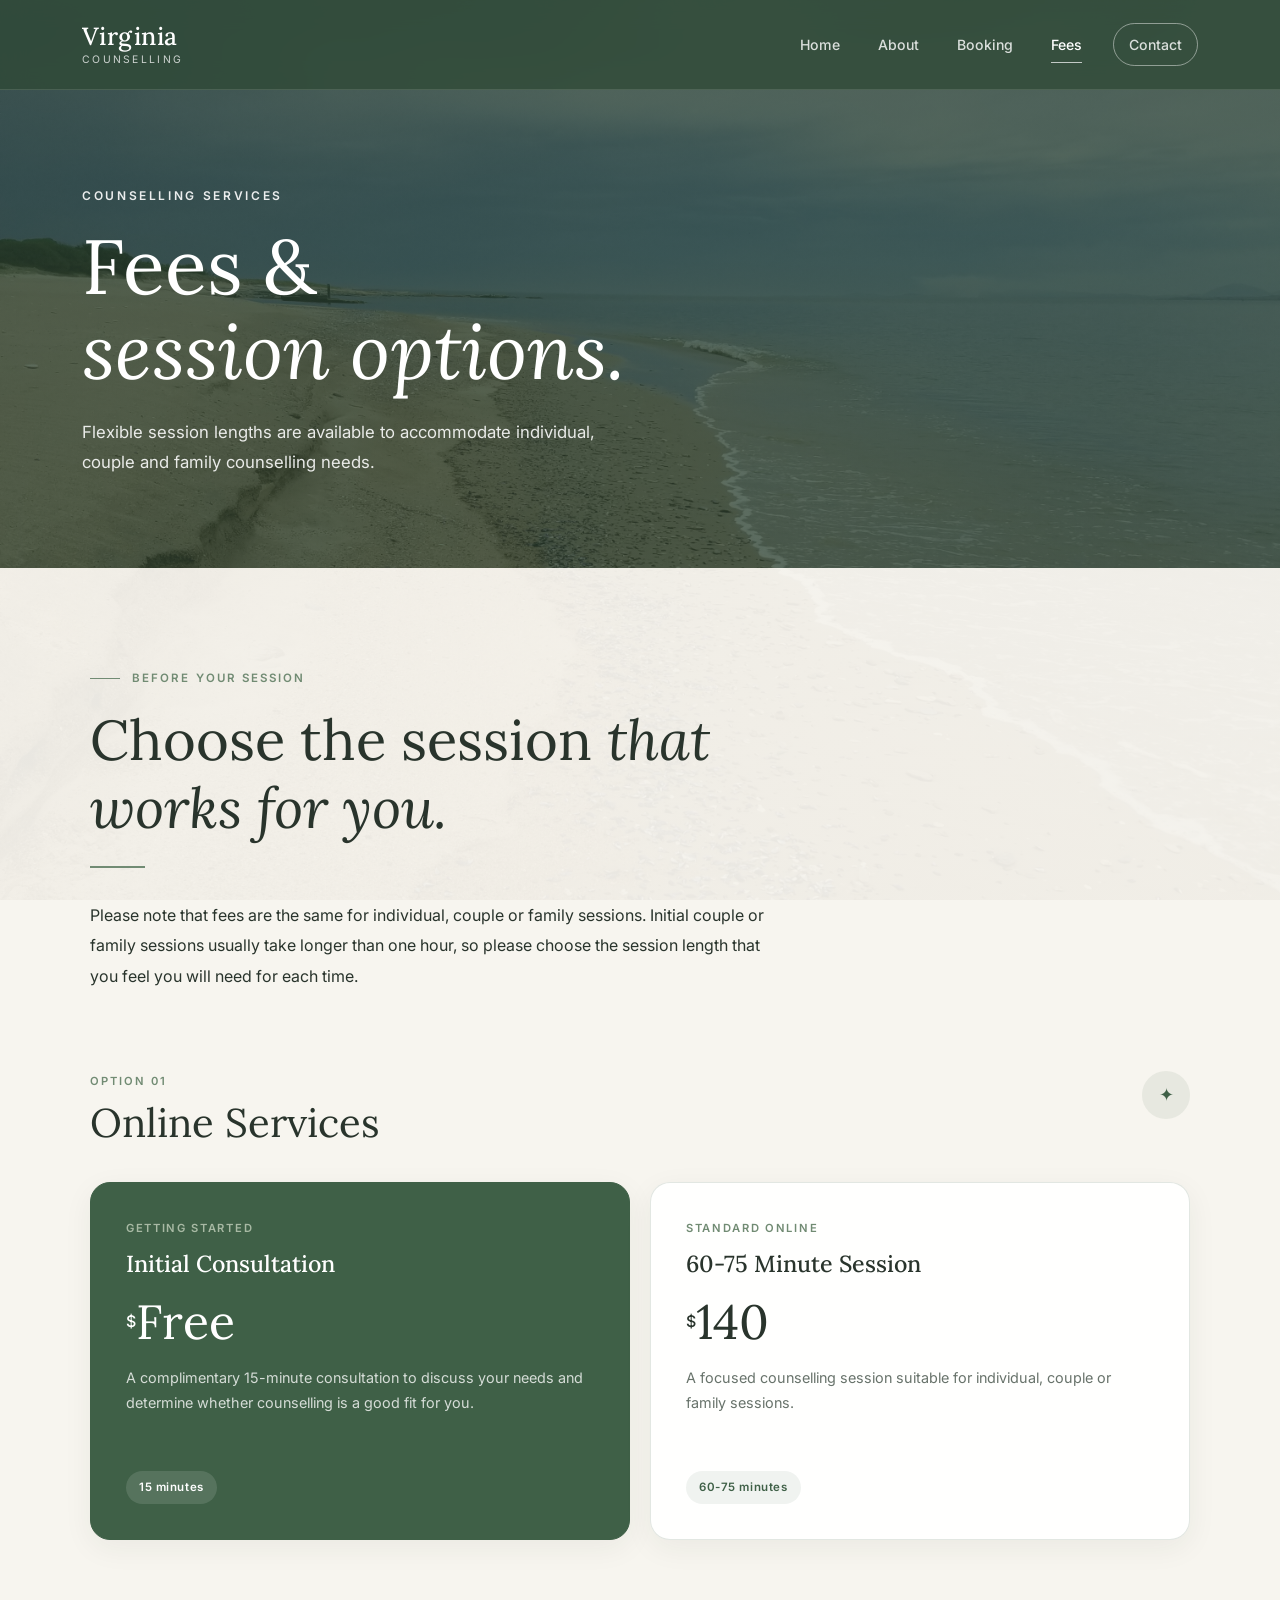
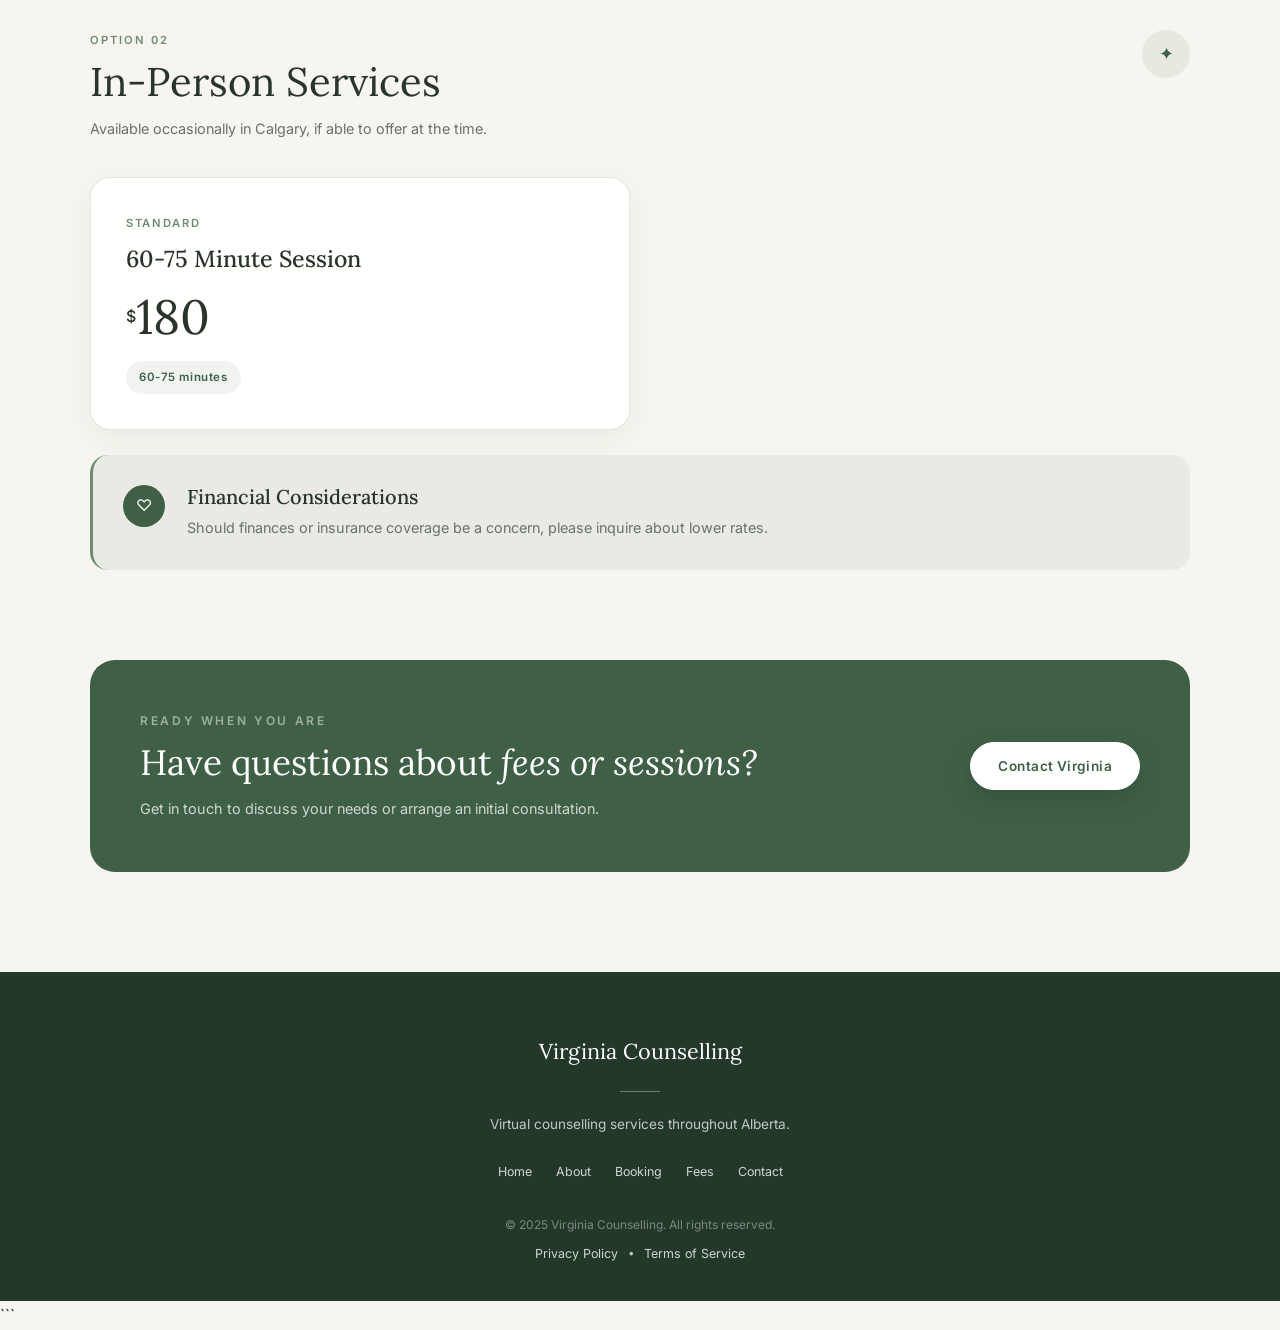
<file: fees.html>
<!DOCTYPE html>
<html lang="en">

<head>
  <meta charset="UTF-8">
  <meta name="viewport" content="width=device-width, initial-scale=1.0">

  <title>Fees | Virginia Counselling</title>

  <!-- Bootstrap -->
  <link
    href="https://cdn.jsdelivr.net/npm/bootstrap@5.3.3/dist/css/bootstrap.min.css"
    rel="stylesheet"
  >

  <!-- Google Fonts -->
  <link
    href="https://fonts.googleapis.com/css2?family=Inter:wght@400;500;600&family=Lora:wght@400;500;600&display=swap"
    rel="stylesheet"
  >

  <!-- Custom CSS -->
  <link rel="stylesheet" href="style.css">
</head>


<body class="fees-page">


  <!-- =====================================================
       NAVIGATION
  ====================================================== -->

  <nav class="navbar navbar-expand-lg custom-navbar">

    <div class="container">

      <a class="navbar-brand" href="index.html">
        <span class="brand-name">Virginia</span>
        <span class="brand-subtitle">Counselling</span>
      </a>


      <button
        class="navbar-toggler"
        type="button"
        data-bs-toggle="collapse"
        data-bs-target="#navbarNav"
        aria-controls="navbarNav"
        aria-expanded="false"
        aria-label="Toggle navigation"
      >
        <span class="navbar-toggler-icon"></span>
      </button>


      <div class="collapse navbar-collapse" id="navbarNav">

        <ul class="navbar-nav ms-auto align-items-lg-center">

          <li class="nav-item">
            <a class="nav-link" href="index.html">
              Home
            </a>
          </li>

          <li class="nav-item">
            <a class="nav-link" href="about.html">
              About
            </a>
          </li>

          <li class="nav-item">
            <a class="nav-link" href="#">
              Booking
            </a>
          </li>

          <li class="nav-item">
            <a class="nav-link active" href="fees.html">
              Fees
            </a>
          </li>

          <li class="nav-item">
            <a class="nav-link nav-contact" href="contact.html">
              Contact
            </a>
          </li>

        </ul>

      </div>

    </div>

  </nav>



  <!-- =====================================================
       FEES HERO
  ====================================================== -->

  <header class="page-hero">

    <div class="container">

      <div class="page-hero-content">

        <p class="eyebrow">
          Counselling Services
        </p>

        <h1>
          Fees &
          <em>session options.</em>
        </h1>

        <p>
          Flexible session lengths are available to accommodate
          individual, couple and family counselling needs.
        </p>

      </div>

    </div>

  </header>



  <!-- =====================================================
       FEES CONTENT
  ====================================================== -->

  <main class="fees-main">

    <div class="container">

      <div class="fees-wrapper">


        <!-- Introduction -->

        <section class="fees-introduction">

          <div class="section-label">
            <span></span>
            Before Your Session
          </div>

          <h2>
            Choose the session
            <em>that works for you.</em>
          </h2>

          <div class="section-divider"></div>

          <p>
            Please note that fees are the same for individual, couple
            or family sessions. Initial couple or family sessions
            usually take longer than one hour, so please choose the
            session length that you feel you will need for each time.
          </p>

        </section>



        <!-- =================================================
             ONLINE SERVICES
        ================================================== -->

        <section class="pricing-section">

          <div class="pricing-heading">

            <div>
              <p class="pricing-label">
                Option 01
              </p>

              <h2>
                Online Services
              </h2>
            </div>

            <span class="pricing-icon">
              ✦
            </span>

          </div>


          <div class="pricing-grid">


            <!-- Consultation -->

            <article class="pricing-card featured">

              <p class="pricing-card-label">
                Getting Started
              </p>

              <h3>
                Initial Consultation
              </h3>

              <div class="price">
                <span class="currency">$</span>
                <span class="amount">Free</span>
              </div>

              <p class="price-description">
                A complimentary 15-minute consultation to discuss
                your needs and determine whether counselling is
                a good fit for you.
              </p>

              <div class="duration">
                15 minutes
              </div>

            </article>


            <!-- 60 Minutes -->

            <article class="pricing-card">

              <p class="pricing-card-label">
                Standard Online
              </p>

              <h3>
                60-75 Minute Session
              </h3>

              <div class="price">
                <span class="currency">$</span>
                <span class="amount">140</span>
              </div>

              <p class="price-description">
                A focused counselling session suitable for
                individual, couple or family sessions.
              </p>

              <div class="duration">
                60-75 minutes
              </div>

            </article>

          </div>

        </section>



        <!-- =================================================
             IN-PERSON SERVICES
        ================================================== -->

        <section class="pricing-section in-person-section">

          <div class="pricing-heading">

            <div>
              <p class="pricing-label">
                Option 02
              </p>

              <h2>
                In-Person Services
              </h2>

              <p class="availability-note">
                Available occasionally in Calgary, if able to
                offer at the time.
              </p>
            </div>

            <span class="pricing-icon">
              ✦
            </span>

          </div>


          <div class="pricing-grid">


            <!-- 60-75 Minutes -->

            <article class="pricing-card">

              <p class="pricing-card-label">
                Standard
              </p>

              <h3>
                60-75 Minute Session
              </h3>

              <div class="price">
                <span class="currency">$</span>
                <span class="amount">180</span>
              </div>

              <div class="duration">
                60-75 minutes
              </div>

            </article>

          </div>


          <!-- Reduced Rates -->

          <div class="financial-note">

            <div class="financial-note-icon">
              ♡
            </div>

            <div>

              <h3>
                Financial Considerations
              </h3>

              <p>
                Should finances or insurance coverage be a concern, please inquire about lower rates.
              </p>

            </div>

          </div>

        </section>



        <!-- =================================================
             CTA
        ================================================== -->

        <section class="fees-cta">

          <div>

            <p class="eyebrow">
              Ready when you are
            </p>

            <h2>
              Have questions about
              <em>fees or sessions?</em>
            </h2>

            <p>
              Get in touch to discuss your needs or arrange an
              initial consultation.
            </p>

          </div>

          <a
            href="contact.html"
            class="btn btn-primary-custom"
          >
            Contact Virginia
          </a>

        </section>


      </div>

    </div>

  </main>



  <!-- =====================================================
       FOOTER
  ====================================================== -->

  <footer class="custom-footer">

    <div class="container">

      <div class="footer-brand">
        <span>Virginia Counselling</span>
      </div>

      <div class="footer-divider"></div>

      <p>
        Virtual counselling services throughout Alberta.
      </p>

      <div class="footer-links">

        <a href="index.html">Home</a>
        <a href="about.html">About</a>
        <a href="#">Booking</a>
        <a href="fees.html">Fees</a>
        <a href="contact.html">Contact</a>

      </div>

      <p class="copyright">
        &copy; 2025 Virginia Counselling. All rights reserved.
      </p>

      <div class="legal-links">

        <a href="#">
          Privacy Policy
        </a>

        <span>•</span>

        <a href="#">
          Terms of Service
        </a>

      </div>

    </div>

  </footer>



  <!-- Bootstrap -->
  <script
    src="https://cdn.jsdelivr.net/npm/bootstrap@5.3.3/dist/js/bootstrap.bundle.min.js">
  </script>

  <!-- Custom JS -->
  <script src="script.js"></script>

</body>
</html>
```
</file>
<file: style.css>
/* =========================================================
   ROOT VARIABLES
========================================================= */

:root {
  --forest: #3f6047;
  --forest-dark: #2d4734;
  --sage: #718b73;
  --sage-light: #a8b9a4;

  --cream: #f7f5ef;
  --cream-dark: #ece9df;
  --white: #ffffff;

  --text: #29342c;
  --text-light: #68736b;

  --border: rgba(63, 96, 71, 0.15);

  --shadow: 0 20px 60px rgba(27, 45, 32, 0.15);

  --heading-font: "Lora", Georgia, serif;
  --body-font: "Inter", Arial, sans-serif;
}


/* =========================================================
   GLOBAL
========================================================= */

html {
  scroll-behavior: smooth;
}

html,
body {
  margin: 0;
  padding: 0;
  min-height: 100%;
}

body {
  font-family: var(--body-font);
  color: var(--text);
  background: var(--cream);
  line-height: 1.8;
  font-size: 16px;
}


/* =========================================================
   BACKGROUND IMAGES
========================================================= */

/*
   The customer's original photographs are preserved.
*/

body.home-page {
  background-image:
    linear-gradient(
      rgba(35, 52, 39, 0.25),
      rgba(35, 52, 39, 0.25)
    ),
    url("nature.jpg");

  background-size: cover;
  background-position: center;
  background-attachment: fixed;
}

body.about-page {
  background-image:
    linear-gradient(
      rgba(35, 52, 39, 0.25),
      rgba(35, 52, 39, 0.25)
    ),
    url("nature2.jpg");

  background-size: cover;
  background-position: center;
  background-attachment: fixed;
}

body.fees-page {
  background-image:
    linear-gradient(
      rgba(35, 52, 39, 0.20),
      rgba(35, 52, 39, 0.20)
    ),
    url("nature1.jpg");

  background-size: cover;
  background-position: center;
  background-attachment: fixed;
}

body.contact-page {
  background-image:
    linear-gradient(
      rgba(35, 52, 39, 0.25),
      rgba(35, 52, 39, 0.25)
    ),
    url("nature5.jpg");

  background-size: cover;
  background-position: center;
  background-attachment: fixed;
}


/* =========================================================
   NAVBAR
========================================================= */

.custom-navbar {
  position: relative;
  z-index: 100;

  padding: 18px 0;

  background: rgba(45, 71, 52, 0.92);

  backdrop-filter: blur(12px);
  -webkit-backdrop-filter: blur(12px);

  border-bottom: 1px solid rgba(255, 255, 255, 0.12);
}


/* Brand */

.navbar-brand {
  display: flex;
  flex-direction: column;

  color: white !important;

  text-decoration: none;

  line-height: 1.1;
}

.brand-name {
  font-family: var(--heading-font);

  font-size: 1.55rem;
  font-weight: 500;

  letter-spacing: 0.02em;
}

.brand-subtitle {
  margin-top: 4px;

  font-size: 0.65rem;

  letter-spacing: 0.22em;
  text-transform: uppercase;

  opacity: 0.75;
}


/* Navigation links */

.navbar-nav {
  gap: 8px;
}

.navbar-nav .nav-link {
  position: relative;

  padding: 8px 15px !important;

  color: rgba(255, 255, 255, 0.82) !important;

  font-size: 0.88rem;
  font-weight: 500;

  transition:
    color 0.25s ease,
    transform 0.25s ease;
}

.navbar-nav .nav-link:hover {
  color: white !important;
  transform: translateY(-1px);
}

.navbar-nav .nav-link.active {
  color: white !important;
}


/* Underline */

.navbar-nav .nav-link::after {
  content: "";

  position: absolute;

  left: 15px;
  right: 15px;
  bottom: 2px;

  height: 1px;

  background: rgba(255, 255, 255, 0.7);

  transform: scaleX(0);
  transform-origin: center;

  transition: transform 0.25s ease;
}

.navbar-nav .nav-link:hover::after,
.navbar-nav .nav-link.active::after {
  transform: scaleX(1);
}


/* Contact button */

.nav-contact {
  margin-left: 8px;

  padding: 9px 19px !important;

  border: 1px solid rgba(255, 255, 255, 0.45);

  border-radius: 50px;
}

.nav-contact::after {
  display: none;
}

.nav-contact:hover {
  background: rgba(255, 255, 255, 0.12);
}


/* Mobile navbar */

.navbar-toggler {
  border: 1px solid rgba(255, 255, 255, 0.35);

  padding: 7px 10px;
}

.navbar-toggler:focus {
  box-shadow: none;
}


/* =========================================================
   HERO
========================================================= */

.hero-section {
  min-height: 720px;

  display: flex;
  align-items: center;

  position: relative;

  padding: 110px 0 140px;

  color: white;
}


/* Hero content */

.hero-content {
  max-width: 720px;

  padding: 60px 0;
}

.eyebrow {
  margin-bottom: 18px;

  font-size: 0.75rem;
  font-weight: 600;

  letter-spacing: 0.22em;
  text-transform: uppercase;

  opacity: 0.9;
}

.hero-content h1 {
  margin: 0 0 28px;

  font-family: var(--heading-font);

  font-size: clamp(3rem, 6vw, 5.4rem);

  font-weight: 400;

  line-height: 1.1;

  letter-spacing: -0.03em;
}

.hero-content h1 em {
  display: block;

  font-weight: 400;
  font-style: italic;
}

.hero-description {
  max-width: 590px;

  margin-bottom: 38px;

  font-size: 1.1rem;

  line-height: 1.8;

  color: rgba(255, 255, 255, 0.9);
}


/* Hero buttons */

.hero-actions {
  display: flex;
  gap: 14px;

  flex-wrap: wrap;
}

.btn {
  border-radius: 50px;

  padding: 13px 27px;

  font-size: 0.85rem;
  font-weight: 600;

  letter-spacing: 0.03em;

  transition:
    transform 0.25s ease,
    box-shadow 0.25s ease,
    background 0.25s ease;
}

.btn:hover {
  transform: translateY(-2px);
}

.btn-primary-custom {
  background: white;
  color: var(--forest);

  border: 1px solid white;

  box-shadow: 0 10px 30px rgba(0, 0, 0, 0.15);
}

.btn-primary-custom:hover {
  background: var(--cream);
  color: var(--forest-dark);
}

.btn-outline-custom {
  background: rgba(255, 255, 255, 0.08);

  color: white;

  border: 1px solid rgba(255, 255, 255, 0.55);

  backdrop-filter: blur(8px);
}

.btn-outline-custom:hover {
  background: rgba(255, 255, 255, 0.18);

  color: white;
}


/* =========================================================
   GENERAL CONTENT SECTIONS
========================================================= */

.content-section {
  position: relative;

  padding: 100px 0;
}


/* Cards */

.content-card {
  width: min(760px, 100%);

  padding: 65px;

  border-radius: 28px;

  box-shadow: var(--shadow);

  animation: fadeUp 0.8s ease both;
}

.content-card-light {
  margin-right: auto;

  background: rgba(255, 255, 255, 0.94);

  color: var(--text);
}

.content-card-green {
  margin-left: auto;

  background: rgba(63, 96, 71, 0.94);

  color: white;
}


/* Section labels */

.section-label {
  display: flex;
  align-items: center;
  gap: 12px;

  margin-bottom: 18px;

  color: var(--sage);

  font-size: 0.72rem;
  font-weight: 600;

  letter-spacing: 0.18em;
  text-transform: uppercase;
}

.section-label span {
  display: inline-block;

  width: 30px;
  height: 1px;

  background: var(--sage);
}

.light-label {
  color: var(--sage-light);
}

.light-label span {
  background: var(--sage-light);
}


/* Section headings */

.content-card h2 {
  margin: 0 0 25px;

  font-family: var(--heading-font);

  font-size: clamp(2.2rem, 4vw, 3.4rem);

  font-weight: 400;

  line-height: 1.2;

  letter-spacing: -0.025em;
}

.content-card h2 em {
  font-style: italic;
  font-weight: 400;
}


/* Divider */

.section-divider {
  width: 55px;
  height: 2px;

  margin-bottom: 32px;

  background: var(--sage);
}

.divider-light {
  background: var(--sage-light);
}


/* Paragraphs */

.content-card p {
  margin-bottom: 22px;

  font-size: 1rem;

  line-height: 1.9;

  font-weight: 400;
}

.content-card p:last-child {
  margin-bottom: 0;
}


/* =========================================================
   SECTION BACKGROUNDS
========================================================= */

.intro-section {
  background:
    linear-gradient(
      90deg,
      rgba(247, 245, 239, 0.94),
      rgba(247, 245, 239, 0.82)
    );
}

.philosophy-section {
  background:
    linear-gradient(
      90deg,
      rgba(45, 71, 52, 0.90),
      rgba(45, 71, 52, 0.76)
    );
}

.expectation-section {
  background:
    linear-gradient(
      90deg,
      rgba(247, 245, 239, 0.94),
      rgba(247, 245, 239, 0.84)
    );
}


/* =========================================================
   HIGHLIGHT BOX
========================================================= */

.highlight-box {
  margin: 38px 0;

  padding: 28px 30px;

  background: rgba(113, 139, 115, 0.10);

  border-left: 3px solid var(--sage);

  border-radius: 0 12px 12px 0;
}

.highlight-box p {
  margin: 0;

  font-family: var(--heading-font);

  font-size: 1.15rem !important;

  line-height: 1.7 !important;

  font-style: italic;
}


/* =========================================================
   CTA
========================================================= */

.cta-section {
  padding: 110px 0;

  background:
    linear-gradient(
      rgba(45, 71, 52, 0.94),
      rgba(45, 71, 52, 0.94)
    );
}

.cta-content {
  max-width: 760px;

  margin: 0 auto;

  text-align: center;

  color: white;
}

.cta-content h2 {
  margin-bottom: 25px;

  font-family: var(--heading-font);

  font-size: clamp(2.4rem, 5vw, 4rem);

  font-weight: 400;

  line-height: 1.2;
}

.cta-content h2 em {
  font-style: italic;
}

.cta-content > p:not(.eyebrow) {
  max-width: 570px;

  margin: 0 auto 35px;

  color: rgba(255, 255, 255, 0.82);

  font-size: 1rem;
}

.btn-light-custom {
  background: white;

  color: var(--forest);

  border: 1px solid white;
}

.btn-light-custom:hover {
  background: var(--cream);

  color: var(--forest-dark);
}


/* =========================================================
   FOOTER
========================================================= */

.custom-footer {
  padding: 60px 0 35px;

  background: #24382a;

  color: rgba(255, 255, 255, 0.72);

  text-align: center;
}

.footer-brand span {
  font-family: var(--heading-font);

  color: white;

  font-size: 1.35rem;
}

.footer-divider {
  width: 40px;
  height: 1px;

  margin: 20px auto;

  background: rgba(255, 255, 255, 0.35);
}

.custom-footer p {
  font-size: 0.85rem;
}

.footer-links {
  display: flex;

  justify-content: center;

  flex-wrap: wrap;

  gap: 24px;

  margin: 25px 0;
}

.footer-links a,
.legal-links a {
  color: rgba(255, 255, 255, 0.78);

  text-decoration: none;

  font-size: 0.78rem;

  transition: color 0.2s ease;
}

.footer-links a:hover,
.legal-links a:hover {
  color: white;
}

.copyright {
  margin-top: 30px;
  margin-bottom: 8px;

  opacity: 0.55;

  font-size: 0.75rem !important;
}

.legal-links {
  display: flex;

  justify-content: center;

  gap: 10px;

  font-size: 0.72rem;
}


/* =========================================================
   ANIMATIONS
========================================================= */

@keyframes fadeUp {

  from {
    opacity: 0;
    transform: translateY(25px);
  }

  to {
    opacity: 1;
    transform: translateY(0);
  }

}


/* =========================================================
   RESPONSIVE
========================================================= */

@media (max-width: 991px) {

  .custom-navbar {
    padding: 15px 0;
  }

  .navbar-collapse {
    margin-top: 20px;

    padding: 15px;

    background: rgba(35, 55, 41, 0.96);

    border-radius: 14px;
  }

  .navbar-nav {
    gap: 2px;

    align-items: stretch !important;
  }

  .navbar-nav .nav-link {
    padding: 11px 12px !important;
  }

  .nav-contact {
    margin-left: 0;
    margin-top: 6px;

    text-align: center;
  }

  .hero-section {
    min-height: 650px;

    padding: 80px 0 100px;
  }

  .hero-content {
    max-width: 650px;
  }

  .content-section {
    padding: 70px 0;
  }

  .content-card {
    padding: 50px;
  }

}


@media (max-width: 767px) {

  body.home-page,
  body.about-page,
  body.fees-page,
  body.contact-page {
    background-attachment: scroll;
  }

  .hero-section {
    min-height: 600px;

    padding: 60px 0 80px;
  }

  .hero-content {
    padding: 30px 0;
  }

  .hero-content h1 {
    font-size: 3rem;
  }

  .hero-description {
    font-size: 1rem;
  }

  .content-section {
    padding: 55px 0;
  }

  .content-card {
    width: 100%;

    padding: 38px 28px;

    border-radius: 20px;
  }

  .content-card h2 {
    font-size: 2.35rem;
  }

  .content-card p {
    font-size: 0.96rem;

    line-height: 1.8;
  }

  .cta-section {
    padding: 80px 0;
  }

  .cta-content {
    padding: 0 15px;
  }

  .footer-links {
    gap: 15px;
  }

}


@media (max-width: 480px) {

  .hero-content h1 {
    font-size: 2.55rem;
  }

  .hero-actions {
    flex-direction: column;
  }

  .hero-actions .btn {
    width: 100%;

    text-align: center;
  }

  .content-card {
    padding: 32px 22px;
  }

  .content-card h2 {
    font-size: 2.1rem;
  }

  .highlight-box {
    padding: 22px;
  }

}


/* =========================================================
   ACCESSIBILITY
========================================================= */

@media (prefers-reduced-motion: reduce) {

  html {
    scroll-behavior: auto;
  }

  *,
  *::before,
  *::after {
    animation-duration: 0.01ms !important;
    animation-iteration-count: 1 !important;
    transition-duration: 0.01ms !important;
  }

}

/* =========================================================
   FEES PAGE
========================================================= */

.page-hero {
  padding: 95px 0 90px;
  color: white;

  background:
    linear-gradient(
      rgba(42, 65, 49, 0.70),
      rgba(42, 65, 49, 0.70)
    );
}

.page-hero-content {
  max-width: 700px;
}

.page-hero h1 {
  margin: 0 0 24px;

  font-family: var(--heading-font);

  font-size: clamp(3rem, 6vw, 4.8rem);

  font-weight: 400;

  line-height: 1.1;
}

.page-hero h1 em {
  display: block;

  font-style: italic;
}

.page-hero-content > p:last-child {
  max-width: 570px;

  margin: 0;

  color: rgba(255, 255, 255, 0.88);

  font-size: 1.05rem;
}


/* Main fees area */

.fees-main {
  padding: 100px 0;

  background:
    linear-gradient(
      rgba(247, 245, 239, 0.94),
      rgba(247, 245, 239, 0.94)
    );
}

.fees-wrapper {
  max-width: 1100px;

  margin: 0 auto;
}


/* Introduction */

.fees-introduction {
  max-width: 700px;

  margin-bottom: 80px;
}

.fees-introduction h2 {
  margin: 0 0 25px;

  font-family: var(--heading-font);

  font-size: clamp(2.3rem, 5vw, 3.5rem);

  font-weight: 400;

  line-height: 1.2;
}

.fees-introduction h2 em {
  font-style: italic;
}

.fees-introduction p {
  font-size: 1rem;

  line-height: 1.9;
}


/* Pricing section */

.pricing-section {
  margin-bottom: 90px;
}

.pricing-heading {
  display: flex;

  align-items: flex-start;

  justify-content: space-between;

  margin-bottom: 35px;
}

.pricing-label {
  margin-bottom: 8px;

  color: var(--sage);

  font-size: 0.7rem;

  font-weight: 600;

  letter-spacing: 0.18em;

  text-transform: uppercase;
}

.pricing-heading h2 {
  margin: 0;

  font-family: var(--heading-font);

  font-size: 2.5rem;

  font-weight: 400;
}

.pricing-icon {
  display: flex;

  align-items: center;

  justify-content: center;

  width: 48px;
  height: 48px;

  border-radius: 50%;

  background: rgba(113, 139, 115, 0.12);

  color: var(--forest);

  font-size: 1.1rem;
}

.availability-note {
  margin: 10px 0 0;

  color: var(--text-light);

  font-size: 0.9rem;
}


/* Pricing grid */

.pricing-grid {
  display: grid;

  grid-template-columns: repeat(2, 1fr);

  gap: 20px;
}


/* Pricing cards */

.pricing-card {
  position: relative;

  padding: 35px;

  background: rgba(255, 255, 255, 0.92);

  border: 1px solid var(--border);

  border-radius: 20px;

  box-shadow: 0 8px 30px rgba(35, 55, 41, 0.06);

  transition:
    transform 0.25s ease,
    box-shadow 0.25s ease;
}

.pricing-card:hover {
  transform: translateY(-5px);

  box-shadow: 0 18px 40px rgba(35, 55, 41, 0.12);
}

.pricing-card.featured {
  background: var(--forest);

  color: white;

  border-color: var(--forest);
}

.pricing-card-label {
  margin-bottom: 12px;

  color: var(--sage);

  font-size: 0.7rem;

  font-weight: 600;

  letter-spacing: 0.15em;

  text-transform: uppercase;
}

.pricing-card.featured .pricing-card-label {
  color: var(--sage-light);
}

.pricing-card h3 {
  margin: 0 0 20px;

  font-family: var(--heading-font);

  font-size: 1.45rem;

  font-weight: 500;
}


/* Price */

.price {
  display: flex;

  align-items: flex-start;

  margin-bottom: 20px;
}

.currency {
  margin-top: 9px;

  font-size: 1rem;

  font-weight: 500;
}

.amount {
  font-family: var(--heading-font);

  font-size: 3rem;

  font-weight: 400;

  line-height: 1;
}

.price-description {
  min-height: 80px;

  margin-bottom: 25px;

  color: var(--text-light);

  font-size: 0.9rem;

  line-height: 1.7;
}

.pricing-card.featured .price-description {
  color: rgba(255, 255, 255, 0.78);
}


/* Duration */

.duration {
  display: inline-block;

  padding: 6px 13px;

  border-radius: 50px;

  background: rgba(113, 139, 115, 0.10);

  color: var(--forest);

  font-size: 0.72rem;

  font-weight: 600;

  letter-spacing: 0.05em;
}

.pricing-card.featured .duration {
  background: rgba(255, 255, 255, 0.12);

  color: white;
}


/* Financial note */

.financial-note {
  display: flex;

  gap: 22px;

  align-items: flex-start;

  margin-top: 25px;

  padding: 30px;

  background: rgba(113, 139, 115, 0.10);

  border-radius: 18px;

  border-left: 3px solid var(--sage);
}

.financial-note-icon {
  display: flex;

  align-items: center;

  justify-content: center;

  flex-shrink: 0;

  width: 42px;
  height: 42px;

  border-radius: 50%;

  background: var(--forest);

  color: white;
}

.financial-note h3 {
  margin: 0 0 7px;

  font-family: var(--heading-font);

  font-size: 1.25rem;

  font-weight: 500;
}

.financial-note p {
  margin: 0;

  color: var(--text-light);

  font-size: 0.9rem;

  line-height: 1.7;
}


/* CTA */

.fees-cta {
  display: flex;

  align-items: center;

  justify-content: space-between;

  gap: 40px;

  padding: 50px;

  background: var(--forest);

  border-radius: 25px;

  color: white;
}

.fees-cta .eyebrow {
  margin-bottom: 10px;

  color: var(--sage-light);
}

.fees-cta h2 {
  margin: 0 0 12px;

  font-family: var(--heading-font);

  font-size: 2.2rem;

  font-weight: 400;
}

.fees-cta h2 em {
  font-style: italic;
}

.fees-cta p:not(.eyebrow) {
  margin: 0;

  color: rgba(255, 255, 255, 0.75);

  font-size: 0.9rem;
}


/* =========================================================
   FEES RESPONSIVE
========================================================= */

@media (max-width: 767px) {

  .page-hero {
    padding: 70px 0;
  }

  .page-hero h1 {
    font-size: 3rem;
  }

  .fees-main {
    padding: 65px 0;
  }

  .fees-introduction {
    margin-bottom: 60px;
  }

  .pricing-section {
    margin-bottom: 65px;
  }

  .pricing-heading h2 {
    font-size: 2rem;
  }

  .pricing-grid {
    grid-template-columns: 1fr;
  }

  .pricing-card {
    padding: 30px;
  }

  .price-description {
    min-height: auto;
  }

  .fees-cta {
    flex-direction: column;

    align-items: flex-start;

    padding: 35px 28px;
  }

  .fees-cta h2 {
    font-size: 1.9rem;
  }

}


@media (max-width: 480px) {

  .page-hero h1 {
    font-size: 2.55rem;
  }

  .pricing-heading {
    gap: 20px;
  }

  .pricing-icon {
    width: 40px;
    height: 40px;
  }

  .financial-note {
    padding: 24px;

    gap: 15px;
  }

}
/* =========================================================
   CONTACT PAGE
========================================================= */

.contact-hero {
  padding: 90px 0 100px;

  color: white;

  background:
    linear-gradient(
      rgba(45, 65, 53, 0.62),
      rgba(45, 65, 53, 0.62)
    );
}

.contact-hero-content {
  max-width: 720px;
}

.contact-hero h1 {
  margin: 0 0 25px;

  font-family: var(--heading-font);

  font-size: clamp(3rem, 6vw, 4.8rem);

  font-weight: 400;

  line-height: 1.1;
}

.contact-hero h1 em {
  display: block;

  font-style: italic;
}

.contact-hero-content > p:last-child {
  max-width: 600px;

  margin: 0;

  color: rgba(255, 255, 255, 0.9);

  font-size: 1.05rem;

  line-height: 1.8;
}


/* =========================================================
   CONTACT MAIN
========================================================= */

.contact-main {
  padding: 100px 0;

  background:
    linear-gradient(
      rgba(247, 245, 239, 0.96),
      rgba(247, 245, 239, 0.96)
    );
}

.contact-layout {
  display: grid;

  grid-template-columns: minmax(280px, 0.8fr) minmax(450px, 1.2fr);

  gap: 80px;

  align-items: start;

  max-width: 1100px;

  margin: 0 auto;
}


/* =========================================================
   CONTACT INFORMATION
========================================================= */

.contact-information {
  padding-top: 25px;
}

.contact-information h2 {
  margin: 0 0 25px;

  font-family: var(--heading-font);

  font-size: clamp(2.3rem, 4vw, 3.2rem);

  font-weight: 400;

  line-height: 1.2;
}

.contact-information h2 em {
  font-style: italic;
}

.contact-information > p {
  margin-bottom: 40px;

  color: var(--text-light);

  font-size: 0.95rem;

  line-height: 1.9;
}


/* Contact details */

.contact-details {
  display: flex;

  flex-direction: column;

  gap: 28px;
}

.contact-detail {
  display: flex;

  gap: 18px;

  align-items: flex-start;
}

.contact-icon {
  display: flex;

  align-items: center;
  justify-content: center;

  flex-shrink: 0;

  width: 44px;
  height: 44px;

  border-radius: 50%;

  background: rgba(113, 139, 115, 0.13);

  color: var(--forest);

  font-size: 1.1rem;
}

.contact-detail span {
  display: block;

  margin-bottom: 3px;

  color: var(--text);

  font-size: 0.85rem;

  font-weight: 600;
}

.contact-detail p {
  margin: 0;

  color: var(--text-light);

  font-size: 0.82rem;

  line-height: 1.6;
}


/* =========================================================
   FORM CARD
========================================================= */

.contact-form-card {
  padding: 50px;

  background: rgba(255, 255, 255, 0.97);

  border: 1px solid var(--border);

  border-radius: 25px;

  box-shadow:
    0 20px 60px rgba(35, 55, 41, 0.12);
}

.form-heading {
  margin-bottom: 35px;
}

.form-label {
  margin-bottom: 9px;

  color: var(--sage);

  font-size: 0.7rem;

  font-weight: 600;

  letter-spacing: 0.18em;

  text-transform: uppercase;
}

.form-heading h2 {
  margin: 0 0 13px;

  font-family: var(--heading-font);

  font-size: 2rem;

  font-weight: 400;

  line-height: 1.3;
}

.form-heading h2 em {
  font-style: italic;
}

.form-heading > p:last-child {
  margin: 0;

  color: var(--text-light);

  font-size: 0.85rem;
}


/* =========================================================
   FORM FIELDS
========================================================= */

.form-field {
  margin-bottom: 23px;
}

.form-field label {
  display: block;

  margin-bottom: 8px;

  color: var(--text);

  font-size: 0.8rem;

  font-weight: 600;
}

.form-field input,
.form-field textarea {
  width: 100%;

  padding: 13px 16px;

  background: #fafaf7;

  border: 1px solid rgba(63, 96, 71, 0.18);

  border-radius: 10px;

  color: var(--text);

  font-family: var(--body-font);

  font-size: 0.88rem;

  outline: none;

  transition:
    border-color 0.2s ease,
    box-shadow 0.2s ease,
    background 0.2s ease;
}

.form-field textarea {
  resize: vertical;

  min-height: 150px;
}

.form-field input::placeholder,
.form-field textarea::placeholder {
  color: #9aa29b;
}

.form-field input:focus,
.form-field textarea:focus {
  background: white;

  border-color: var(--sage);

  box-shadow:
    0 0 0 3px rgba(113, 139, 115, 0.12);
}


/* Submit */

.form-submit {
  width: 100%;

  display: flex;

  align-items: center;

  justify-content: center;

  gap: 12px;

  margin-top: 8px;

  background: var(--forest);

  color: white;

  border: 1px solid var(--forest);
}

.form-submit:hover {
  background: var(--forest-dark);

  color: white;
}

.form-submit span {
  font-size: 1.1rem;

  transition: transform 0.2s ease;
}

.form-submit:hover span {
  transform: translateX(4px);
}


/* Form result */

.form-result {
  min-height: 24px;

  margin: 15px 0 0;

  text-align: center;

  color: var(--sage);

  font-size: 0.82rem;
}


/* =========================================================
   CONTACT RESPONSIVE
========================================================= */

@media (max-width: 991px) {

  .contact-layout {
    grid-template-columns: 1fr;

    gap: 55px;

    max-width: 750px;
  }

  .contact-information {
    padding-top: 0;
  }

}


@media (max-width: 767px) {

  .contact-hero {
    padding: 70px 0 80px;
  }

  .contact-hero h1 {
    font-size: 3rem;
  }

  .contact-main {
    padding: 65px 0;
  }

  .contact-form-card {
    padding: 35px 25px;

    border-radius: 20px;
  }

}


@media (max-width: 480px) {

  .contact-hero h1 {
    font-size: 2.55rem;
  }

  .contact-form-card {
    padding: 30px 20px;
  }

  .form-heading h2 {
    font-size: 1.7rem;
  }

}
/* =========================================================
   ABOUT PAGE
========================================================= */

.about-hero {
  padding: 100px 0 110px;

  color: white;

  background:
    linear-gradient(
      rgba(57, 69, 57, 0.60),
      rgba(57, 69, 57, 0.60)
    );
}

.about-hero-content {
  max-width: 760px;
}

.about-hero h1 {
  margin: 0 0 25px;

  font-family: var(--heading-font);

  font-size: clamp(3rem, 6vw, 4.8rem);

  font-weight: 400;

  line-height: 1.1;

  letter-spacing: -0.03em;
}

.about-hero h1 em {
  display: block;

  font-style: italic;
}

.about-hero-content > p:last-child {
  max-width: 600px;

  margin: 0;

  color: rgba(255, 255, 255, 0.88);

  font-size: 1.05rem;

  line-height: 1.8;
}


/* =========================================================
   ABOUT MAIN
========================================================= */

.about-main {
  padding: 100px 0;

  background:
    linear-gradient(
      rgba(247, 245, 239, 0.96),
      rgba(247, 245, 239, 0.96)
    );
}

.about-section {
  margin-bottom: 110px;
}


/* =========================================================
   PROFILE
========================================================= */

.about-profile-grid {
  display: grid;

  grid-template-columns: 0.8fr 1.2fr;

  gap: 80px;

  align-items: start;
}

.about-profile-heading h2 {
  margin: 0;

  font-family: var(--heading-font);

  font-size: clamp(2.4rem, 4vw, 3.5rem);

  font-weight: 400;

  line-height: 1.2;
}

.about-profile-heading h2 em {
  display: block;

  font-style: italic;
}

.about-profile-content p {
  margin-bottom: 23px;

  color: var(--text-light);

  font-size: 0.98rem;

  line-height: 1.9;
}

.about-profile-content p:last-child {
  margin-bottom: 0;
}


/* =========================================================
   APPROACH
========================================================= */

.approach-section {
  padding: 0;
}

.approach-card {
  padding: 70px;

  background:
    linear-gradient(
      135deg,
      rgba(63, 96, 71, 0.97),
      rgba(45, 71, 52, 0.97)
    );

  border-radius: 28px;

  color: white;

  box-shadow: var(--shadow);
}

.approach-card h2 {
  max-width: 700px;

  margin: 0 0 25px;

  font-family: var(--heading-font);

  font-size: clamp(2.4rem, 5vw, 3.7rem);

  font-weight: 400;

  line-height: 1.2;
}

.approach-card h2 em {
  display: block;

  font-style: italic;
}

.approach-card > p {
  max-width: 820px;

  color: rgba(255, 255, 255, 0.82);

  font-size: 0.98rem;

  line-height: 1.9;
}


/* Therapy list */

.approach-list {
  display: grid;

  grid-template-columns: repeat(2, 1fr);

  gap: 0;

  margin: 45px 0;

  border-top: 1px solid rgba(255, 255, 255, 0.15);
}

.approach-item {
  display: flex;

  align-items: center;

  gap: 18px;

  padding: 17px 10px 17px 0;

  border-bottom: 1px solid rgba(255, 255, 255, 0.15);
}

.approach-item:nth-child(odd) {
  margin-right: 25px;
}

.approach-item:nth-child(even) {
  margin-left: 25px;
}

.approach-item span {
  color: var(--sage-light);

  font-size: 0.68rem;

  font-weight: 600;

  letter-spacing: 0.1em;
}

.approach-item p {
  margin: 0;

  color: rgba(255, 255, 255, 0.9);

  font-size: 0.83rem;
}

.approach-conclusion {
  margin-top: 25px;
}


/* =========================================================
   EXPERIENCE
========================================================= */

.experience-grid {
  display: grid;

  grid-template-columns: 0.85fr 1.15fr;

  gap: 80px;

  align-items: start;
}

.experience-heading h2 {
  margin: 0 0 25px;

  font-family: var(--heading-font);

  font-size: clamp(2.4rem, 4vw, 3.5rem);

  font-weight: 400;

  line-height: 1.2;
}

.experience-heading h2 em {
  display: block;

  font-style: italic;
}

.experience-content p {
  margin-bottom: 23px;

  color: var(--text-light);

  font-size: 0.98rem;

  line-height: 1.9;
}


/* Experience highlight */

.experience-highlight {
  display: flex;

  align-items: center;

  gap: 25px;

  margin: 35px 0;

  padding: 28px;

  background: rgba(113, 139, 115, 0.10);

  border-left: 3px solid var(--sage);

  border-radius: 0 16px 16px 0;
}

.highlight-number {
  flex-shrink: 0;

  font-family: var(--heading-font);

  color: var(--forest);

  font-size: 3rem;

  line-height: 1;
}

.experience-highlight strong {
  display: block;

  margin-bottom: 5px;

  color: var(--text);

  font-size: 0.9rem;
}

.experience-highlight p {
  margin: 0;

  font-size: 0.78rem;

  line-height: 1.6;
}


/* =========================================================
   ABOUT CTA
========================================================= */

.about-cta {
  padding: 80px 50px;

  background: rgba(255, 255, 255, 0.85);

  border: 1px solid var(--border);

  border-radius: 28px;

  text-align: center;

  box-shadow: 0 15px 50px rgba(35, 55, 41, 0.07);
}

.about-cta-content {
  max-width: 700px;

  margin: 0 auto;
}

.about-cta h2 {
  margin: 0 0 20px;

  font-family: var(--heading-font);

  font-size: clamp(2.4rem, 5vw, 3.7rem);

  font-weight: 400;

  line-height: 1.2;
}

.about-cta h2 em {
  display: block;

  font-style: italic;
}

.about-cta p:not(.eyebrow) {
  max-width: 550px;

  margin: 0 auto 30px;

  color: var(--text-light);

  font-size: 0.95rem;
}


/* =========================================================
   ABOUT RESPONSIVE
========================================================= */

@media (max-width: 991px) {

  .about-profile-grid,
  .experience-grid {
    grid-template-columns: 1fr;

    gap: 35px;
  }

  .approach-list {
    grid-template-columns: 1fr;
  }

  .approach-item:nth-child(odd),
  .approach-item:nth-child(even) {
    margin-left: 0;
    margin-right: 0;
  }

}


@media (max-width: 767px) {

  .about-hero {
    padding: 70px 0 80px;
  }

  .about-hero h1 {
    font-size: 3rem;
  }

  .about-main {
    padding: 65px 0;
  }

  .about-section {
    margin-bottom: 70px;
  }

  .approach-card {
    padding: 40px 28px;

    border-radius: 20px;
  }

  .approach-card h2 {
    font-size: 2.35rem;
  }

  .approach-list {
    margin: 35px 0;
  }

  .experience-highlight {
    padding: 22px;
  }

  .about-cta {
    padding: 55px 25px;

    border-radius: 20px;
  }

}


@media (max-width: 480px) {

  .about-hero h1 {
    font-size: 2.55rem;
  }

  .about-profile-heading h2,
  .experience-heading h2 {
    font-size: 2.25rem;
  }

  .approach-card {
    padding: 35px 22px;
  }

  .approach-card h2 {
    font-size: 2.1rem;
  }

  .about-cta h2 {
    font-size: 2.15rem;
  }

}
</file>
